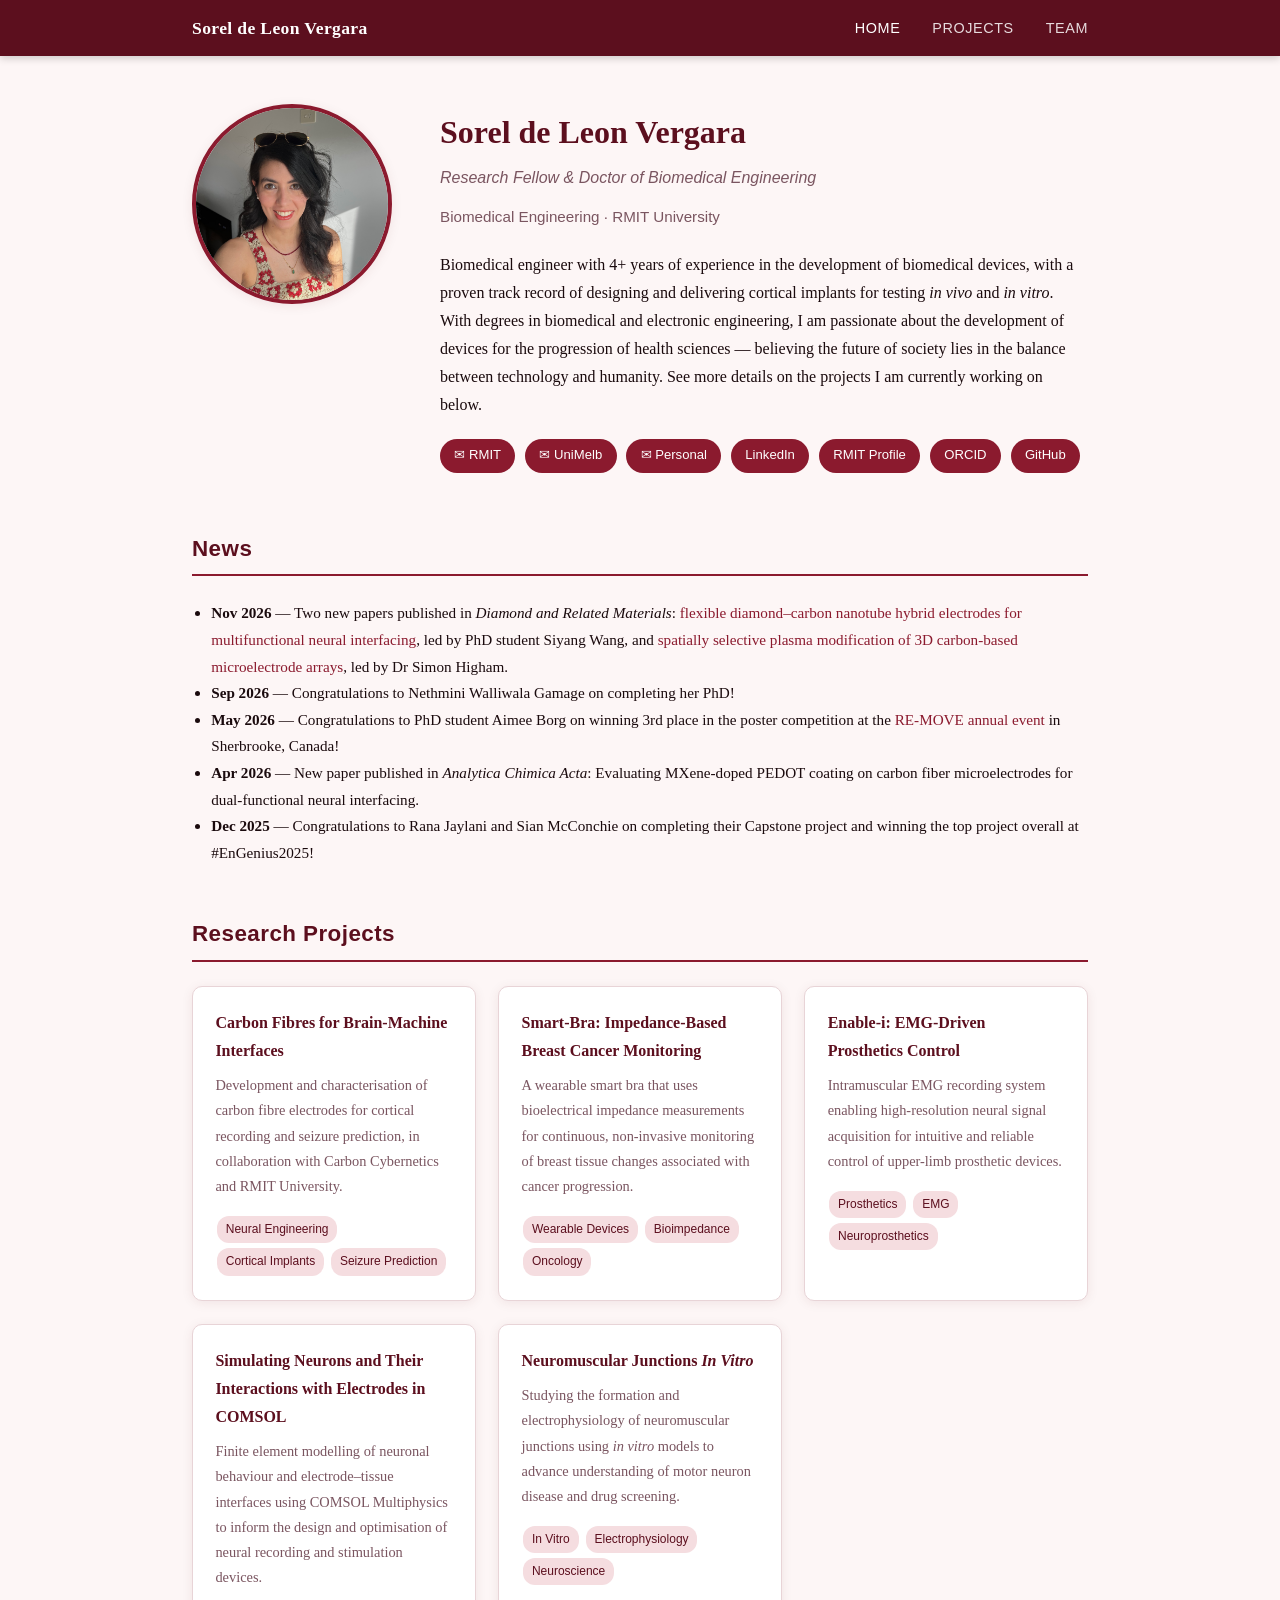
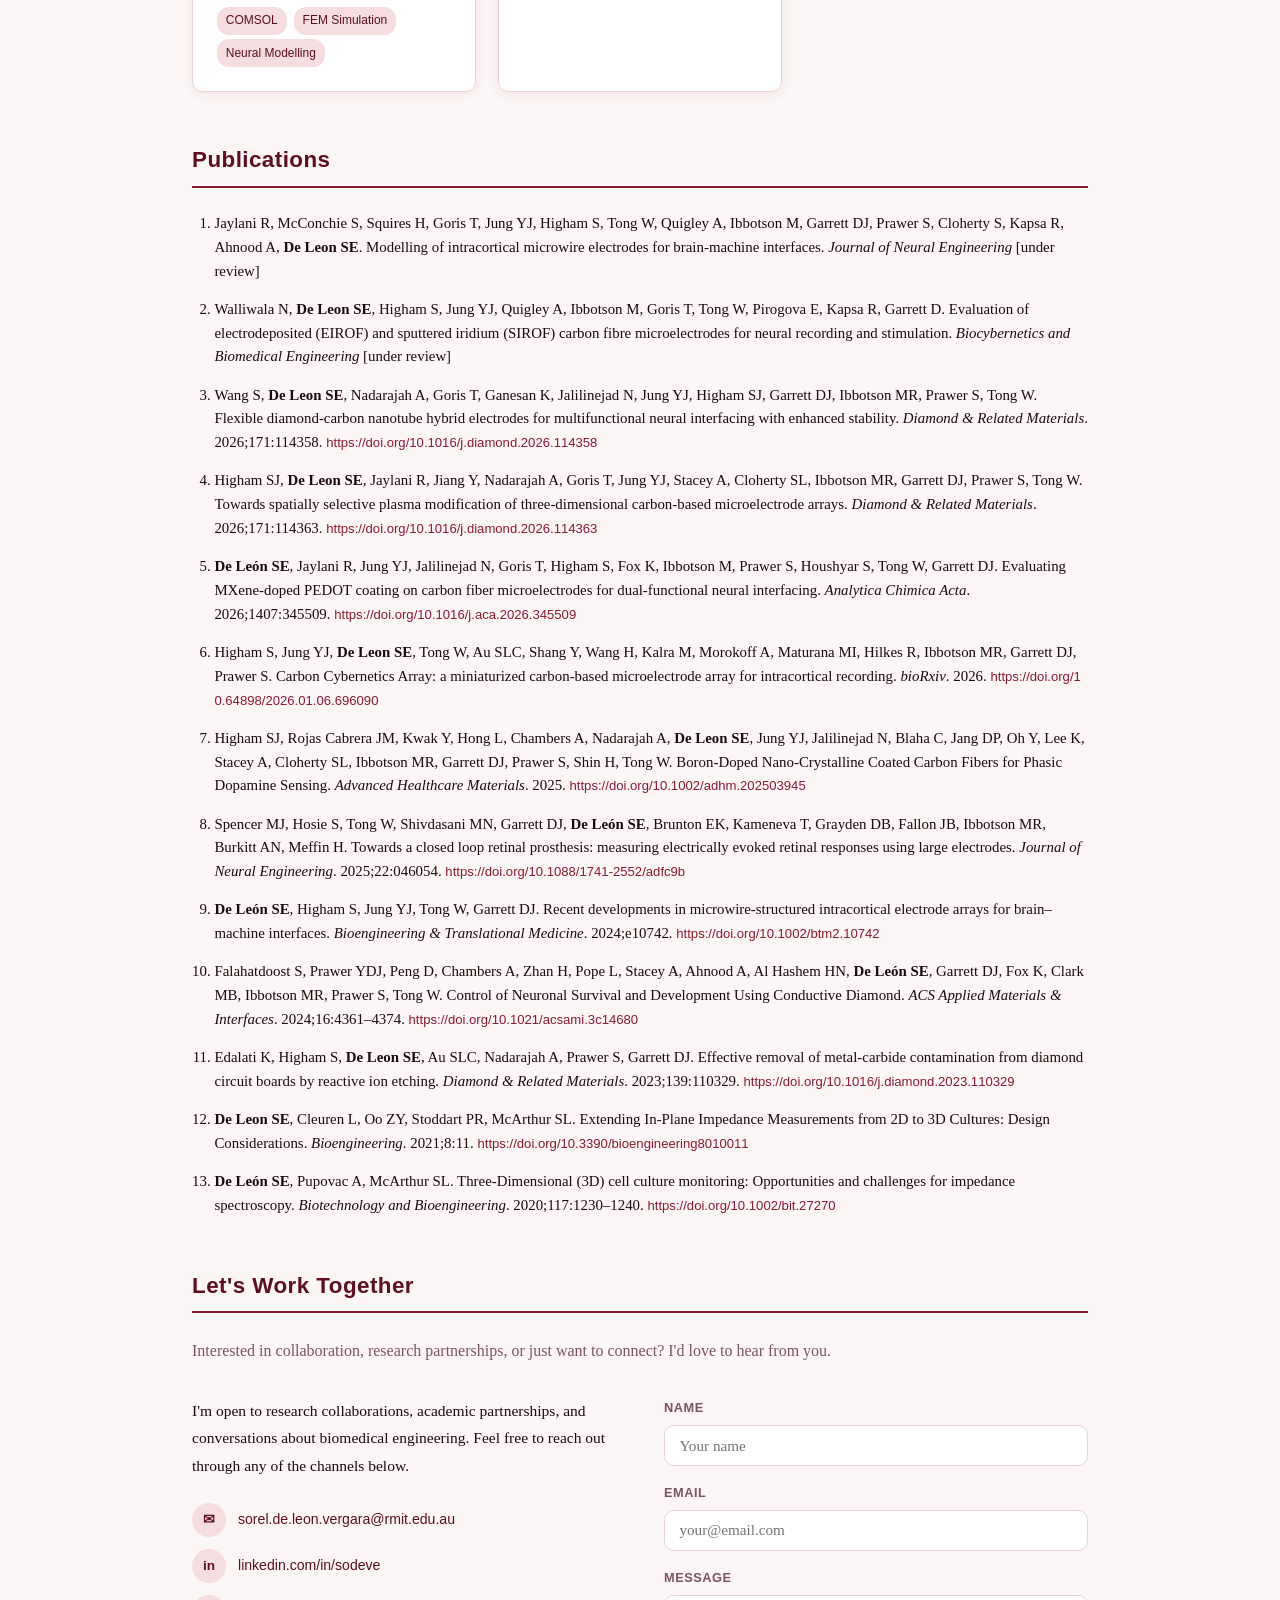
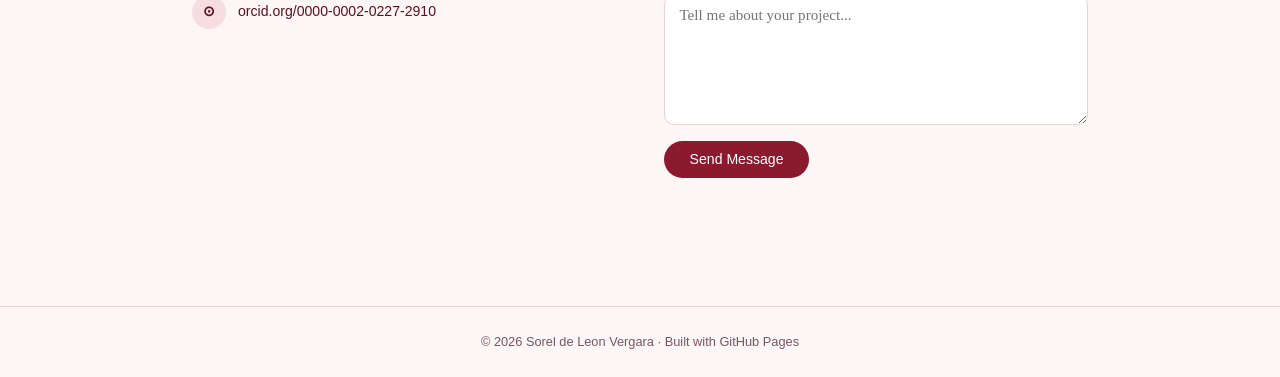
<file: index.html>
<!DOCTYPE html>
<html lang="en">
<head>
  <meta charset="UTF-8" />
  <meta name="viewport" content="width=device-width, initial-scale=1.0" />
  <title>Sorel de Leon Vergara — Biomedical Engineer & Research Fellow</title>
  <meta name="description" content="Academic website of Sorel de Leon Vergara, Research Fellow and Doctor of Biomedical Engineering at RMIT University. Research in neural interfaces, carbon fibre electrodes, brain-machine interfaces, and wearable biomedical devices." />
  <meta name="keywords" content="Sorel de Leon Vergara, biomedical engineer, RMIT University, neural engineering, brain-machine interface, carbon fibre electrodes, cortical implants, bioimpedance, neuroprosthetics" />
  <meta name="author" content="Sorel de Leon Vergara" />
  <meta property="og:title" content="Sorel de Leon Vergara — Biomedical Engineer & Research Fellow" />
  <meta property="og:description" content="Research Fellow at RMIT University specialising in neural interfaces, carbon fibre microelectrodes, and wearable biomedical devices." />
  <meta property="og:url" content="https://soreldeleon.com/" />
  <meta property="og:type" content="profile" />
  <meta name="robots" content="index, follow" />
  <link rel="canonical" href="https://soreldeleon.com/" />
  <script type="application/ld+json">
  {
    "@context": "https://schema.org",
    "@type": "Person",
    "name": "Sorel de Leon Vergara",
    "jobTitle": "Research Fellow",
    "description": "Biomedical engineer specialising in neural interfaces, carbon fibre microelectrodes, cortical implants, and wearable biomedical devices.",
    "url": "https://soreldeleon.com",
    "affiliation": {
      "@type": "Organization",
      "name": "RMIT University",
      "url": "https://www.rmit.edu.au"
    },
    "sameAs": [
      "https://www.linkedin.com/in/sodeve/",
      "https://orcid.org/0000-0002-0227-2910",
      "https://github.com/sodeve19",
      "https://www.rmit.edu.au/profiles/d/sorel-de-leon-vergara"
    ],
    "email": "sorel.de.leon.vergara@rmit.edu.au",
    "alumniOf": {
      "@type": "Organization",
      "name": "Swinburne University of Technology"
    }
  }
  </script>
  <link rel="stylesheet" href="css/style.css?v=3" />
</head>
<body>

<nav>
  <div class="nav-inner">
    <span class="nav-brand">Sorel de Leon Vergara</span>
    <ul>
      <li><a href="index.html" class="active">Home</a></li>
      <li>
        <a href="index.html#projects">Projects</a>
        <div class="dropdown">
          <a href="projects/carbon-fibers/carbon-fibres.html">Carbon Fibres for Brain-Machine Interfaces</a>
          <a href="projects/smart-bra/smart-bra.html">Smart-Bra: Impedance-Based Breast Cancer Monitoring</a>
          <a href="projects/enable-i/enable-i.html">Enable-i: EMG-Driven Prosthetics Control</a>
          <a href="projects/comsol-neurons/comsol-neurons.html">Simulating Neurons and Electrodes in COMSOL</a>
          <a href="projects/neuromuscular/neuromuscular-junctions.html">Neuromuscular Junctions In Vitro</a>
        </div>
      </li>
      <li><a href="team.html">Team</a></li>
    </ul>
  </div>
</nav>

<main>

  <!-- ── Hero / Profile ── -->
  <section class="hero">
    <div class="hero-photo">
      <img src="images/Profile.jpeg" alt="Sorel de Leon Vergara" />
    </div>

    <div class="hero-info">
      <h1>Sorel de Leon Vergara</h1>
      <p class="title">Research Fellow &amp; Doctor of Biomedical Engineering</p>
      <p class="affiliation">Biomedical Engineering · RMIT University</p>

      <p class="bio">
        Biomedical engineer with 4+ years of experience in the development of biomedical devices,
        with a proven track record of designing and delivering cortical implants for testing
        <em>in vivo</em> and <em>in vitro</em>. With degrees in biomedical and electronic engineering,
        I am passionate about the development of devices for the progression of health sciences —
        believing the future of society lies in the balance between technology and humanity.
        See more details on the projects I am currently working on below.
      </p>

      <div class="links">
        <a href="mailto:sorel.de.leon.vergara@rmit.edu.au">✉ RMIT</a>
        <a href="mailto:sdeleonverga@unimelb.edu.au">✉ UniMelb</a>
        <a href="mailto:sodeve@me.com">✉ Personal</a>
        <a href="https://www.linkedin.com/in/sodeve/" target="_blank">LinkedIn</a>
        <a href="https://www.rmit.edu.au/profiles/d/sorel-de-leon-vergara" target="_blank">RMIT Profile</a>
        <a href="https://orcid.org/0000-0002-0227-2910" target="_blank">ORCID</a>
        <a href="https://github.com/sodeve19" target="_blank">GitHub</a>
      </div>
    </div>
  </section>

  <!-- ── News (optional — delete if not needed) ── -->
  <section id="news">
    <h2>News</h2>
    <ul style="font-size:.95rem; padding-left:1.2rem;">
      <li><strong>Nov 2026</strong> — Two new papers published in <em>Diamond and Related Materials</em>: <a href="https://doi.org/10.1016/j.diamond.2026.114358" target="_blank">flexible diamond–carbon nanotube hybrid electrodes for multifunctional neural interfacing</a>, led by PhD student Siyang Wang, and <a href="https://doi.org/10.1016/j.diamond.2026.114363" target="_blank">spatially selective plasma modification of 3D carbon-based microelectrode arrays</a>, led by Dr Simon Higham.</li>
      <li><strong>Sep 2026</strong> — Congratulations to Nethmini Walliwala Gamage on completing her PhD!</li>
      <li><strong>May 2026</strong> — Congratulations to PhD student Aimee Borg on winning 3rd place in the poster competition at the <a href="https://www.linkedin.com/posts/sodeve_a-couple-of-weeks-ago-aimee-borg-and-i-had-ugcPost-7480378990411554816-it88/" target="_blank">RE-MOVE annual event</a> in Sherbrooke, Canada!</li>
      <li><strong>Apr 2026</strong> — New paper published in <em>Analytica Chimica Acta</em>: Evaluating MXene-doped PEDOT coating on carbon fiber microelectrodes for dual-functional neural interfacing.</li>
      <li><strong>Dec 2025</strong> — Congratulations to Rana Jaylani and Sian McConchie on completing their Capstone project and winning the top project overall at #EnGenius2025!</li>
    </ul>
  </section>

  <!-- ── Projects ── -->
  <section id="projects">
    <h2>Research Projects</h2>
    <div class="projects-grid">

      <a class="project-card" href="projects/carbon-fibers/carbon-fibres.html">
        <h3>Carbon Fibres for Brain-Machine Interfaces</h3>
        <p>Development and characterisation of carbon fibre electrodes for cortical recording and seizure prediction, in collaboration with Carbon Cybernetics and RMIT University.</p>
        <div>
          <span class="tag">Neural Engineering</span>
          <span class="tag">Cortical Implants</span>
          <span class="tag">Seizure Prediction</span>
        </div>
      </a>

      <a class="project-card" href="projects/smart-bra/smart-bra.html">
        <h3>Smart-Bra: Impedance-Based Breast Cancer Monitoring</h3>
        <p>A wearable smart bra that uses bioelectrical impedance measurements for continuous, non-invasive monitoring of breast tissue changes associated with cancer progression.</p>
        <div>
          <span class="tag">Wearable Devices</span>
          <span class="tag">Bioimpedance</span>
          <span class="tag">Oncology</span>
        </div>
      </a>

      <a class="project-card" href="projects/enable-i/enable-i.html">
        <h3>Enable-i: EMG-Driven Prosthetics Control</h3>
        <p>Intramuscular EMG recording system enabling high-resolution neural signal acquisition for intuitive and reliable control of upper-limb prosthetic devices.</p>
        <div>
          <span class="tag">Prosthetics</span>
          <span class="tag">EMG</span>
          <span class="tag">Neuroprosthetics</span>
        </div>
      </a>

      <a class="project-card" href="projects/comsol-neurons/comsol-neurons.html">
        <h3>Simulating Neurons and Their Interactions with Electrodes in COMSOL</h3>
        <p>Finite element modelling of neuronal behaviour and electrode–tissue interfaces using COMSOL Multiphysics to inform the design and optimisation of neural recording and stimulation devices.</p>
        <div>
          <span class="tag">COMSOL</span>
          <span class="tag">FEM Simulation</span>
          <span class="tag">Neural Modelling</span>
        </div>
      </a>

      <a class="project-card" href="projects/neuromuscular/neuromuscular-junctions.html">
        <h3>Neuromuscular Junctions <em>In Vitro</em></h3>
        <p>Studying the formation and electrophysiology of neuromuscular junctions using <em>in vitro</em> models to advance understanding of motor neuron disease and drug screening.</p>
        <div>
          <span class="tag">In Vitro</span>
          <span class="tag">Electrophysiology</span>
          <span class="tag">Neuroscience</span>
        </div>
      </a>

    </div>
  </section>

  <!-- ── Publications ── -->
  <section id="publications">
    <h2>Publications</h2>
    <ol class="pub-list">
      <li>
        Jaylani R, McConchie S, Squires H, Goris T, Jung YJ, Higham S, Tong W, Quigley A, Ibbotson M, Garrett DJ, Prawer S, Cloherty S, Kapsa R, Ahnood A, <strong>De Leon SE</strong>.
        Modelling of intracortical microwire electrodes for brain-machine interfaces.
        <em>Journal of Neural Engineering</em> [under review]
      </li>
      <li>
        Walliwala N, <strong>De Leon SE</strong>, Higham S, Jung YJ, Quigley A, Ibbotson M, Goris T, Tong W, Pirogova E, Kapsa R, Garrett D.
        Evaluation of electrodeposited (EIROF) and sputtered iridium (SIROF) carbon fibre microelectrodes for neural recording and stimulation.
        <em>Biocybernetics and Biomedical Engineering</em> [under review]
      </li>
      <li>
        Wang S, <strong>De Leon SE</strong>, Nadarajah A, Goris T, Ganesan K, Jalilinejad N, Jung YJ, Higham SJ, Garrett DJ, Ibbotson MR, Prawer S, Tong W.
        Flexible diamond-carbon nanotube hybrid electrodes for multifunctional neural interfacing with enhanced stability.
        <em>Diamond &amp; Related Materials</em>. 2026;171:114358.
        <a href="https://doi.org/10.1016/j.diamond.2026.114358" target="_blank">https://doi.org/10.1016/j.diamond.2026.114358</a>
      </li>
      <li>
        Higham SJ, <strong>De Leon SE</strong>, Jaylani R, Jiang Y, Nadarajah A, Goris T, Jung YJ, Stacey A, Cloherty SL, Ibbotson MR, Garrett DJ, Prawer S, Tong W.
        Towards spatially selective plasma modification of three-dimensional carbon-based microelectrode arrays.
        <em>Diamond &amp; Related Materials</em>. 2026;171:114363.
        <a href="https://doi.org/10.1016/j.diamond.2026.114363" target="_blank">https://doi.org/10.1016/j.diamond.2026.114363</a>
      </li>
      <li>
        <strong>De León SE</strong>, Jaylani R, Jung YJ, Jalilinejad N, Goris T, Higham S, Fox K, Ibbotson M, Prawer S, Houshyar S, Tong W, Garrett DJ.
        Evaluating MXene-doped PEDOT coating on carbon fiber microelectrodes for dual-functional neural interfacing.
        <em>Analytica Chimica Acta</em>. 2026;1407:345509.
        <a href="https://doi.org/10.1016/j.aca.2026.345509" target="_blank">https://doi.org/10.1016/j.aca.2026.345509</a>
      </li>
      <li>
        Higham S, Jung YJ, <strong>De Leon SE</strong>, Tong W, Au SLC, Shang Y, Wang H, Kalra M, Morokoff A, Maturana MI, Hilkes R, Ibbotson MR, Garrett DJ, Prawer S.
        Carbon Cybernetics Array: a miniaturized carbon-based microelectrode array for intracortical recording.
        <em>bioRxiv</em>. 2026.
        <a href="https://doi.org/10.64898/2026.01.06.696090" target="_blank">https://doi.org/10.64898/2026.01.06.696090</a>
      </li>
      <li>
        Higham SJ, Rojas Cabrera JM, Kwak Y, Hong L, Chambers A, Nadarajah A, <strong>De Leon SE</strong>, Jung YJ, Jalilinejad N, Blaha C, Jang DP, Oh Y, Lee K, Stacey A, Cloherty SL, Ibbotson MR, Garrett DJ, Prawer S, Shin H, Tong W.
        Boron-Doped Nano-Crystalline Coated Carbon Fibers for Phasic Dopamine Sensing.
        <em>Advanced Healthcare Materials</em>. 2025.
        <a href="https://doi.org/10.1002/adhm.202503945" target="_blank">https://doi.org/10.1002/adhm.202503945</a>
      </li>
      <li>
        Spencer MJ, Hosie S, Tong W, Shivdasani MN, Garrett DJ, <strong>De León SE</strong>, Brunton EK, Kameneva T, Grayden DB, Fallon JB, Ibbotson MR, Burkitt AN, Meffin H.
        Towards a closed loop retinal prosthesis: measuring electrically evoked retinal responses using large electrodes.
        <em>Journal of Neural Engineering</em>. 2025;22:046054.
        <a href="https://doi.org/10.1088/1741-2552/adfc9b" target="_blank">https://doi.org/10.1088/1741-2552/adfc9b</a>
      </li>
      <li>
        <strong>De León SE</strong>, Higham S, Jung YJ, Tong W, Garrett DJ.
        Recent developments in microwire-structured intracortical electrode arrays for brain–machine interfaces.
        <em>Bioengineering &amp; Translational Medicine</em>. 2024;e10742.
        <a href="https://doi.org/10.1002/btm2.10742" target="_blank">https://doi.org/10.1002/btm2.10742</a>
      </li>
      <li>
        Falahatdoost S, Prawer YDJ, Peng D, Chambers A, Zhan H, Pope L, Stacey A, Ahnood A, Al Hashem HN, <strong>De León SE</strong>, Garrett DJ, Fox K, Clark MB, Ibbotson MR, Prawer S, Tong W.
        Control of Neuronal Survival and Development Using Conductive Diamond.
        <em>ACS Applied Materials &amp; Interfaces</em>. 2024;16:4361–4374.
        <a href="https://doi.org/10.1021/acsami.3c14680" target="_blank">https://doi.org/10.1021/acsami.3c14680</a>
      </li>
      <li>
        Edalati K, Higham S, <strong>De Leon SE</strong>, Au SLC, Nadarajah A, Prawer S, Garrett DJ.
        Effective removal of metal-carbide contamination from diamond circuit boards by reactive ion etching.
        <em>Diamond &amp; Related Materials</em>. 2023;139:110329.
        <a href="https://doi.org/10.1016/j.diamond.2023.110329" target="_blank">https://doi.org/10.1016/j.diamond.2023.110329</a>
      </li>
      <li>
        <strong>De Leon SE</strong>, Cleuren L, Oo ZY, Stoddart PR, McArthur SL.
        Extending In-Plane Impedance Measurements from 2D to 3D Cultures: Design Considerations.
        <em>Bioengineering</em>. 2021;8:11.
        <a href="https://doi.org/10.3390/bioengineering8010011" target="_blank">https://doi.org/10.3390/bioengineering8010011</a>
      </li>
      <li>
        <strong>De León SE</strong>, Pupovac A, McArthur SL.
        Three-Dimensional (3D) cell culture monitoring: Opportunities and challenges for impedance spectroscopy.
        <em>Biotechnology and Bioengineering</em>. 2020;117:1230–1240.
        <a href="https://doi.org/10.1002/bit.27270" target="_blank">https://doi.org/10.1002/bit.27270</a>
      </li>
    </ol>
  </section>

  <!-- ── Let's Work Together ── -->
  <section id="contact">
    <h2>Let's Work Together</h2>
    <p class="contact-intro">
      Interested in collaboration, research partnerships, or just want to connect? I'd love to hear from you.
    </p>
    <div class="contact-grid">
      <div class="contact-info">
        <p>
          I'm open to research collaborations, academic partnerships, and conversations
          about biomedical engineering. Feel free to reach out through any of the channels below.
        </p>
        <div class="contact-links">
          <a class="contact-link" href="mailto:sorel.de.leon.vergara@rmit.edu.au">
            <span class="contact-link-icon">✉</span>
            sorel.de.leon.vergara@rmit.edu.au
          </a>
          <a class="contact-link" href="https://www.linkedin.com/in/sodeve/" target="_blank">
            <span class="contact-link-icon">in</span>
            linkedin.com/in/sodeve
          </a>
          <a class="contact-link" href="https://orcid.org/0000-0002-0227-2910" target="_blank">
            <span class="contact-link-icon">⊙</span>
            orcid.org/0000-0002-0227-2910
          </a>
        </div>
      </div>
      <form class="contact-form" id="contactForm">
        <div class="form-group">
          <label for="c-name">Name</label>
          <input id="c-name" name="name" type="text" placeholder="Your name" required />
        </div>
        <div class="form-group">
          <label for="c-email">Email</label>
          <input id="c-email" name="email" type="email" placeholder="your@email.com" required />
        </div>
        <div class="form-group">
          <label for="c-message">Message</label>
          <textarea id="c-message" name="message" placeholder="Tell me about your project..." required></textarea>
        </div>
        <button type="submit" class="btn-send">Send Message</button>
      </form>
    </div>
  </section>

  <script>
    document.getElementById('contactForm').addEventListener('submit', function(e) {
      e.preventDefault();
      var name    = document.getElementById('c-name').value;
      var email   = document.getElementById('c-email').value;
      var message = document.getElementById('c-message').value;
      window.location.href =
        'mailto:sorel.de.leon.vergara@rmit.edu.au' +
        '?subject=' + encodeURIComponent('Message from ' + name) +
        '&body='    + encodeURIComponent(message) + '%0D%0A%0D%0AFrom: ' + encodeURIComponent(email);
    });
  </script>

</main>

<footer>
  <p>&copy; 2026 Sorel de Leon Vergara · Built with GitHub Pages</p>
</footer>

</body>
</html>
</file>
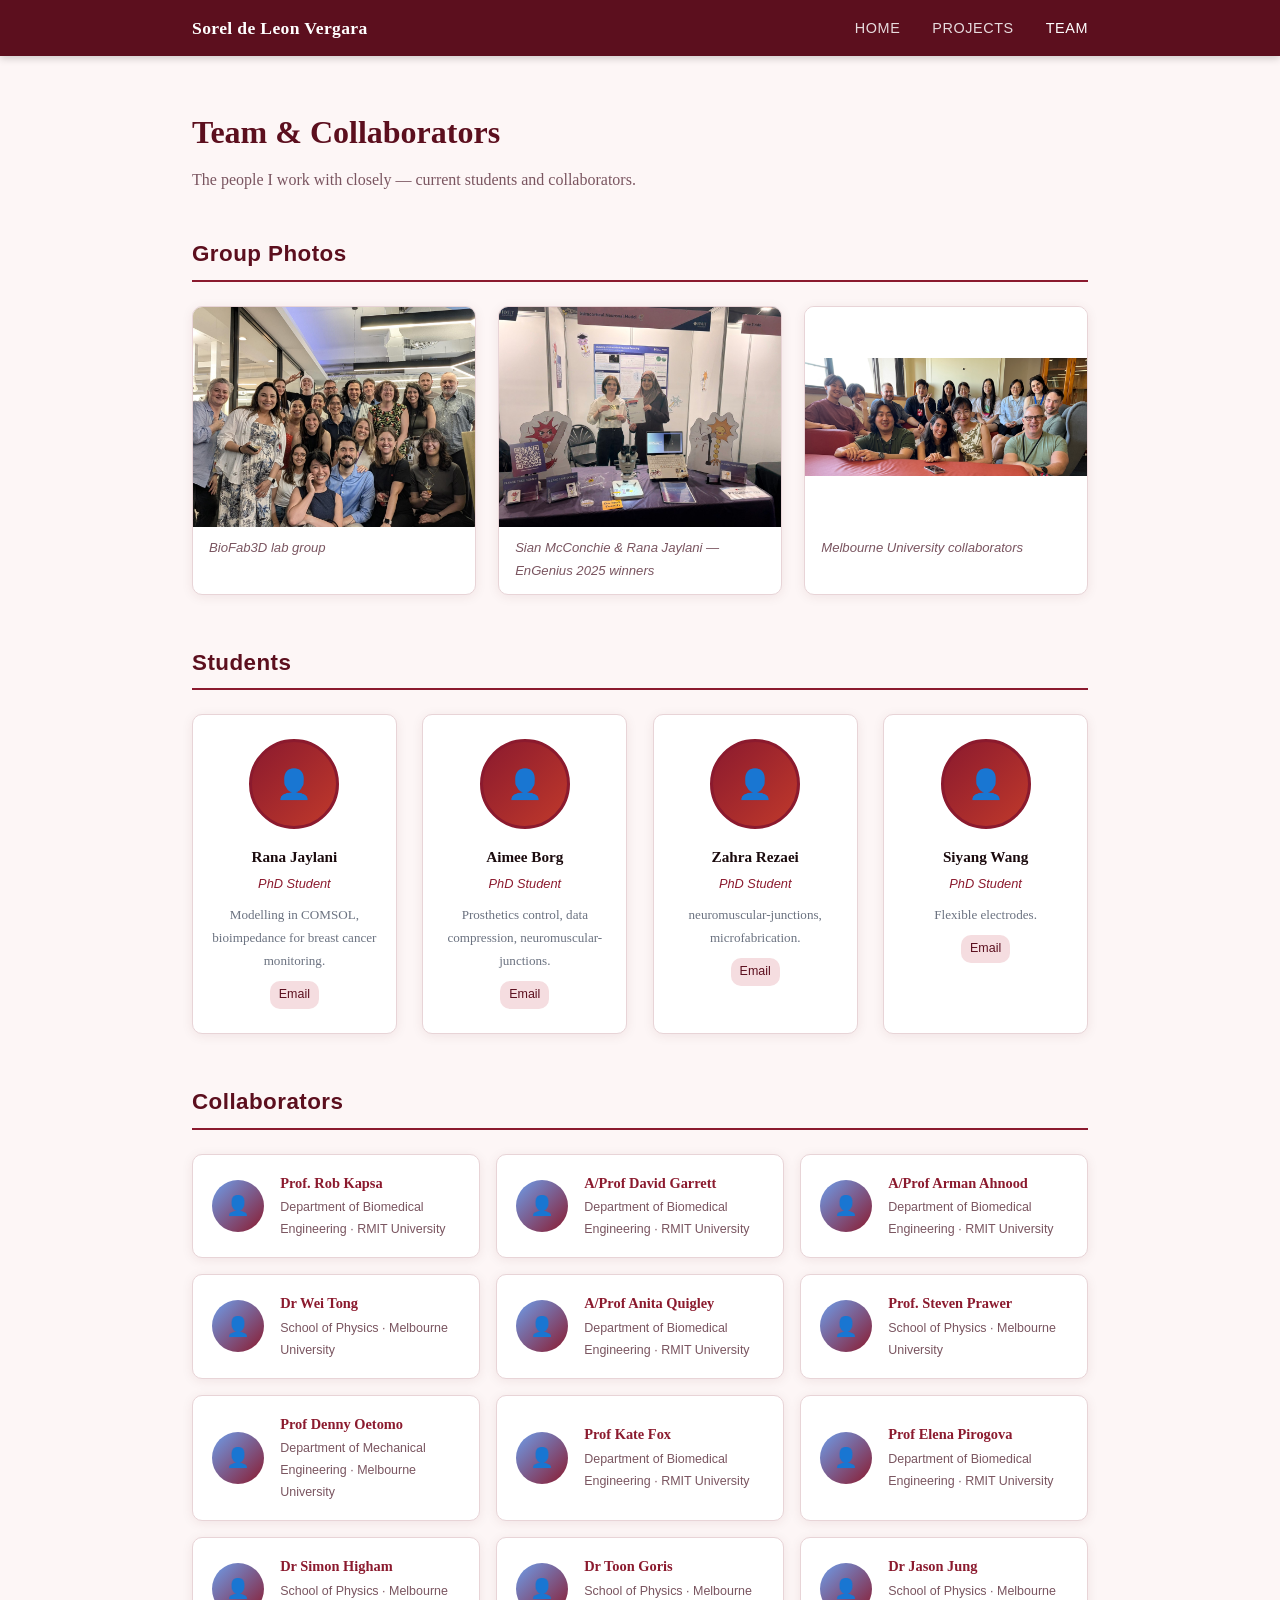
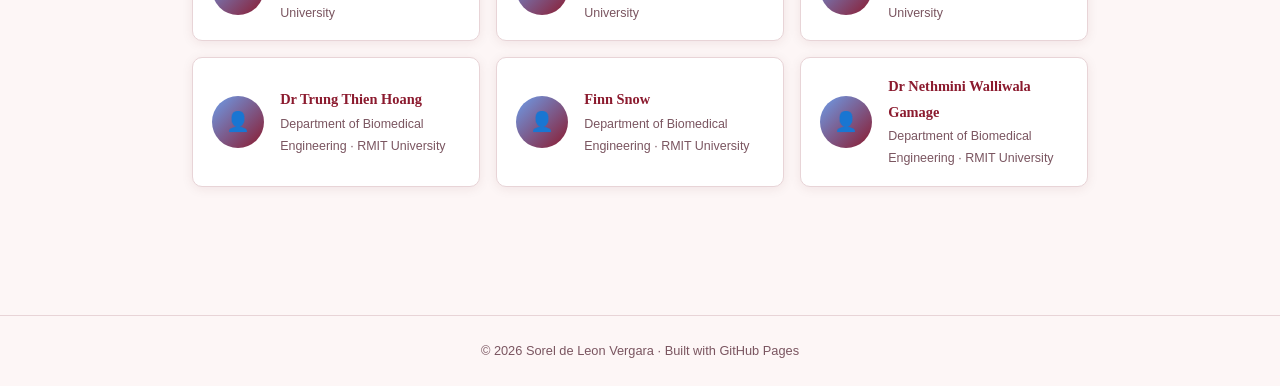
<file: team.html>
<!DOCTYPE html>
<html lang="en">
<head>
  <meta charset="UTF-8" />
  <meta name="viewport" content="width=device-width, initial-scale=1.0" />
  <title>Team & Collaborators — Sorel de Leon Vergara</title>
  <meta name="description" content="Students and collaborators working with Sorel de Leon Vergara at RMIT University on neural interfaces, bioimpedance, and neuroprosthetics research." />
  <meta name="author" content="Sorel de Leon Vergara" />
  <meta property="og:title" content="Team & Collaborators — Sorel de Leon Vergara" />
  <meta property="og:url" content="https://soreldeleon.com/team.html" />
  <meta name="robots" content="index, follow" />
  <link rel="canonical" href="https://soreldeleon.com/team.html" />
  <link rel="stylesheet" href="css/style.css?v=3" />
</head>
<body>

<nav>
  <div class="nav-inner">
    <a href="index.html" class="nav-brand">Sorel de Leon Vergara</a>
    <ul>
      <li><a href="index.html">Home</a></li>
      <li>
        <a href="index.html#projects">Projects</a>
        <div class="dropdown">
          <a href="projects/carbon-fibers/carbon-fibres.html">Carbon Fibres for Brain-Machine Interfaces</a>
          <a href="projects/smart-bra/smart-bra.html">Smart-Bra: Impedance-Based Breast Cancer Monitoring</a>
          <a href="projects/enable-i/enable-i.html">Enable-i: EMG-Driven Prosthetics Control</a>
          <a href="projects/comsol-neurons/comsol-neurons.html">Simulating Neurons and Electrodes in COMSOL</a>
          <a href="projects/neuromuscular/neuromuscular-junctions.html">Neuromuscular Junctions In Vitro</a>
        </div>
      </li>
      <li><a href="team.html" class="active">Team</a></li>
    </ul>
  </div>
</nav>

<main>

  <div class="page-header">
    <h1>Team &amp; Collaborators</h1>
    <p>The people I work with closely — current students and collaborators.</p>
  </div>

  <!-- ── Group Photos ── -->
  <section id="photos">
    <h2>Group Photos</h2>
    <div class="photo-gallery">
      <figure class="photo-item">
        <img src="images/Biofab.jpeg" alt="BioFab3D lab group" />
        <figcaption>BioFab3D lab group</figcaption>
      </figure>
      <figure class="photo-item">
        <img src="images/capstone.jpeg" alt="Sian McConchie and Rana Jaylani at EnGenius 2025" />
        <figcaption>Sian McConchie &amp; Rana Jaylani — EnGenius 2025 winners</figcaption>
      </figure>
      <figure class="photo-item photo-item--auto">
        <img src="images/melbUni.jpg" alt="Melbourne University collaborators" />
        <figcaption>Melbourne University collaborators</figcaption>
      </figure>
    </div>
  </section>

  <!-- ── Current Members ── -->
  <section id="members">
    <h2>Students</h2>
    <div class="team-grid">

      <div class="member-card">
        <!--
          To add a photo, place it in images/ and replace the div with:
          <img class="avatar" src="images/member1.jpg" alt="Name" />
        -->
        <div class="avatar-placeholder">👤</div>
        <h3>Rana Jaylani</h3>
        <p class="role">PhD Student</p>
        <p style="font-size:.82rem; color:#6b7280;">Modelling in COMSOL, bioimpedance for breast cancer monitoring.</p>
        <div class="member-links">
          <a href="mailto:member@university.edu">Email</a>
          <!-- <a href="https://github.com/" target="_blank">GitHub</a> -->
        </div>
      </div>

      <div class="member-card">
        <div class="avatar-placeholder">👤</div>
        <h3>Aimee Borg</h3>
        <p class="role">PhD Student</p>
        <p style="font-size:.82rem; color:#6b7280;">Prosthetics control, data compression, neuromuscular-junctions.</p>
        <div class="member-links">
          <a href="mailto:member@university.edu">Email</a>
          <!-- <a href="https://github.com/" target="_blank">GitHub</a> -->
        </div>
      </div>

      <div class="member-card">
        <div class="avatar-placeholder">👤</div>
        <h3>Zahra Rezaei</h3>
        <p class="role">PhD Student</p>
        <p style="font-size:.82rem; color:#6b7280;">neuromuscular-junctions, microfabrication.</p>
        <div class="member-links">
          <a href="mailto:member@university.edu">Email</a>
        </div>
      </div>

      <div class="member-card">
        <div class="avatar-placeholder">👤</div>
        <h3>Siyang Wang</h3>
        <p class="role">PhD Student</p>
        <p style="font-size:.82rem; color:#6b7280;">Flexible electrodes.</p>
        <div class="member-links">
          <a href="mailto:member@university.edu">Email</a>
          <!-- <a href="https://github.com/" target="_blank">GitHub</a> -->
        </div>
      </div>

    </div>
  </section>


  <!-- ── Collaborators ── -->
  <section id="collaborators">
    <h2>Collaborators</h2>
    <div class="collaborator-list">

      <div class="collab-card">
        <div class="collab-avatar">👤</div>
        <div class="collab-info">
          <h4><a href="#" target="_blank">Prof. Rob Kapsa</a></h4>
          <p class="inst">Department of Biomedical Engineering · RMIT University</p>
        </div>
      </div>

      <div class="collab-card">
        <div class="collab-avatar">👤</div>
        <div class="collab-info">
          <h4><a href="#" target="_blank">A/Prof David Garrett</a></h4>
          <p class="inst">Department of Biomedical Engineering · RMIT University</p>
        </div>
      </div>

      <div class="collab-card">
        <div class="collab-avatar">👤</div>
        <div class="collab-info">
          <h4><a href="#" target="_blank">A/Prof Arman Ahnood</a></h4>
          <p class="inst">Department of Biomedical Engineering · RMIT University</p>
        </div>
      </div>

      <div class="collab-card">
        <div class="collab-avatar">👤</div>
        <div class="collab-info">
          <h4><a href="#" target="_blank">Dr Wei Tong</a></h4>
          <p class="inst">School of Physics · Melbourne University</p>
        </div>
      </div>

      <div class="collab-card">
        <div class="collab-avatar">👤</div>
        <div class="collab-info">
          <h4><a href="#" target="_blank">A/Prof Anita Quigley</a></h4>
          <p class="inst">Department of Biomedical Engineering · RMIT University</p>
        </div>
      </div>

      <div class="collab-card">
        <div class="collab-avatar">👤</div>
        <div class="collab-info">
          <h4><a href="#" target="_blank">Prof. Steven Prawer</a></h4>
          <p class="inst">School of Physics · Melbourne University</p>
        </div>
      </div>

      <div class="collab-card">
        <div class="collab-avatar">👤</div>
        <div class="collab-info">
          <h4><a href="#" target="_blank">Prof Denny Oetomo</a></h4>
          <p class="inst">Department of Mechanical Engineering · Melbourne University</p>
        </div>
      </div>

      <div class="collab-card">
        <div class="collab-avatar">👤</div>
        <div class="collab-info">
          <h4><a href="#" target="_blank">Prof Kate Fox</a></h4>
          <p class="inst">Department of Biomedical Engineering · RMIT University</p>
        </div>
      </div>

      <div class="collab-card">
        <div class="collab-avatar">👤</div>
        <div class="collab-info">
          <h4><a href="#" target="_blank">Prof Elena Pirogova</a></h4>
          <p class="inst">Department of Biomedical Engineering · RMIT University</p>
        </div>
      </div>

      <div class="collab-card">
        <div class="collab-avatar">👤</div>
        <div class="collab-info">
          <h4><a href="#" target="_blank">Dr Simon Higham</a></h4>
          <p class="inst">School of Physics · Melbourne University</p>
        </div>
      </div>

      <div class="collab-card">
        <div class="collab-avatar">👤</div>
        <div class="collab-info">
          <h4><a href="#" target="_blank">Dr Toon Goris</a></h4>
          <p class="inst">School of Physics · Melbourne University</p>
        </div>
      </div>

      <div class="collab-card">
        <div class="collab-avatar">👤</div>
        <div class="collab-info">
          <h4><a href="#" target="_blank">Dr Jason Jung</a></h4>
          <p class="inst">School of Physics · Melbourne University</p>
        </div>
      </div>

      <div class="collab-card">
        <div class="collab-avatar">👤</div>
        <div class="collab-info">
          <h4><a href="#" target="_blank">Dr Trung Thien Hoang</a></h4>
          <p class="inst">Department of Biomedical Engineering · RMIT University</p>
        </div>
      </div>

      <div class="collab-card">
        <div class="collab-avatar">👤</div>
        <div class="collab-info">
          <h4><a href="#" target="_blank">Finn Snow</a></h4>
          <p class="inst">Department of Biomedical Engineering · RMIT University</p>
        </div>
      </div>

      <div class="collab-card">
        <div class="collab-avatar">👤</div>
        <div class="collab-info">
          <h4><a href="#" target="_blank">Dr Nethmini Walliwala Gamage</a></h4>
          <p class="inst">Department of Biomedical Engineering · RMIT University</p>
        </div>
      </div>

    </div>
  </section>


</main>

<footer>
  <p>&copy; 2026 Sorel de Leon Vergara · Built with GitHub Pages</p>
</footer>

</body>
</html>
</file>
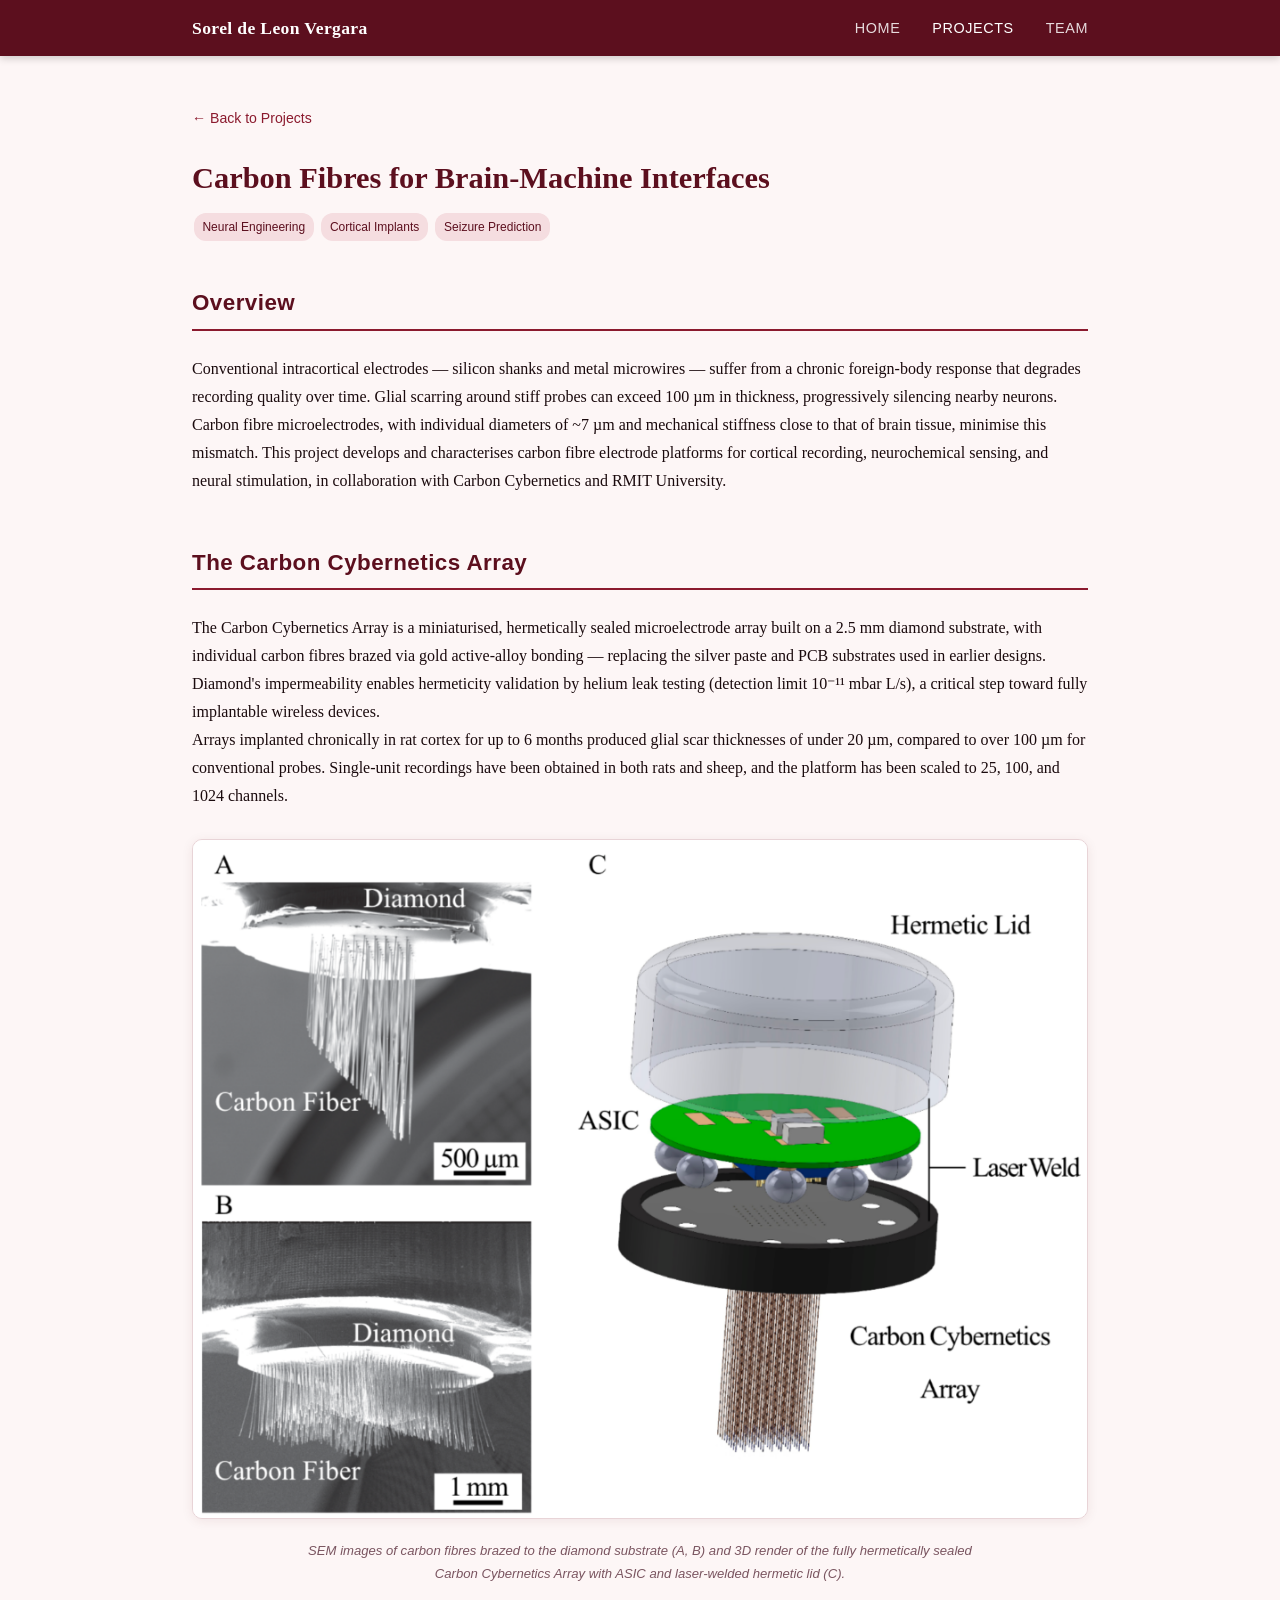
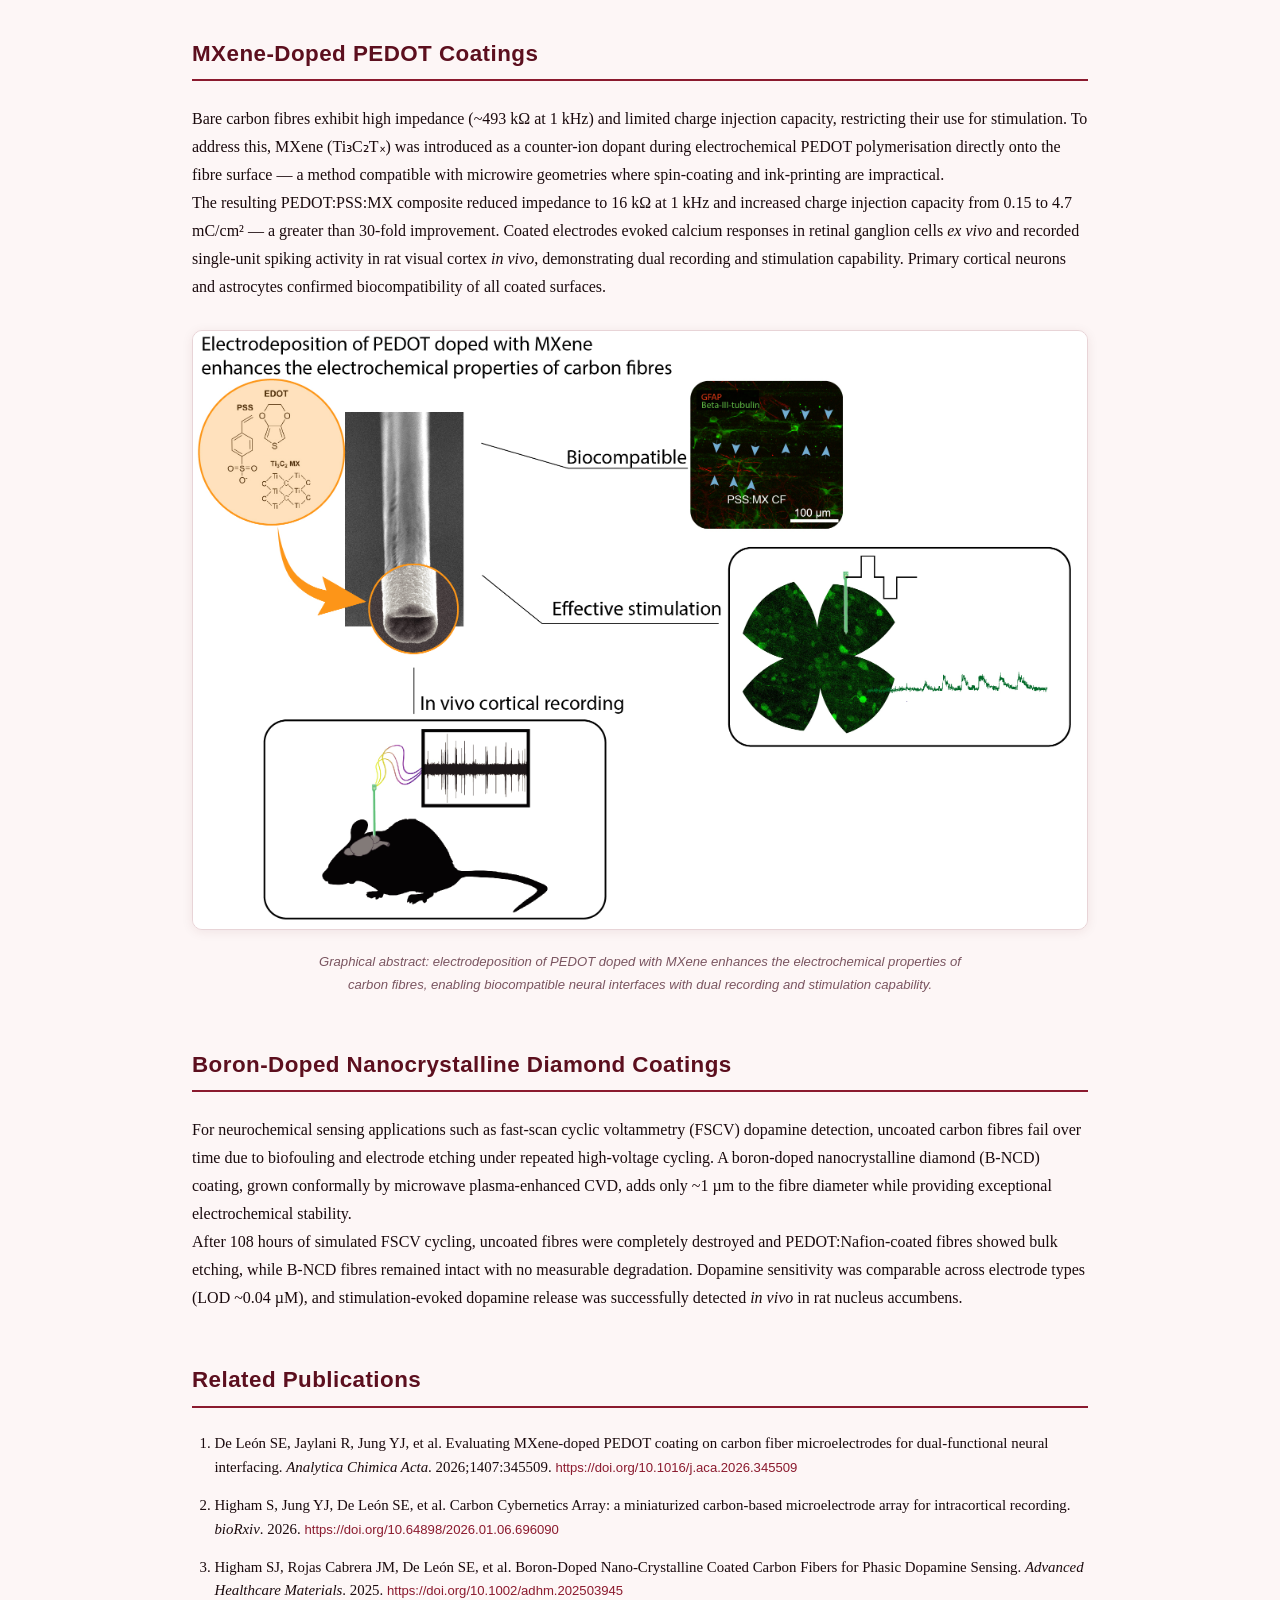
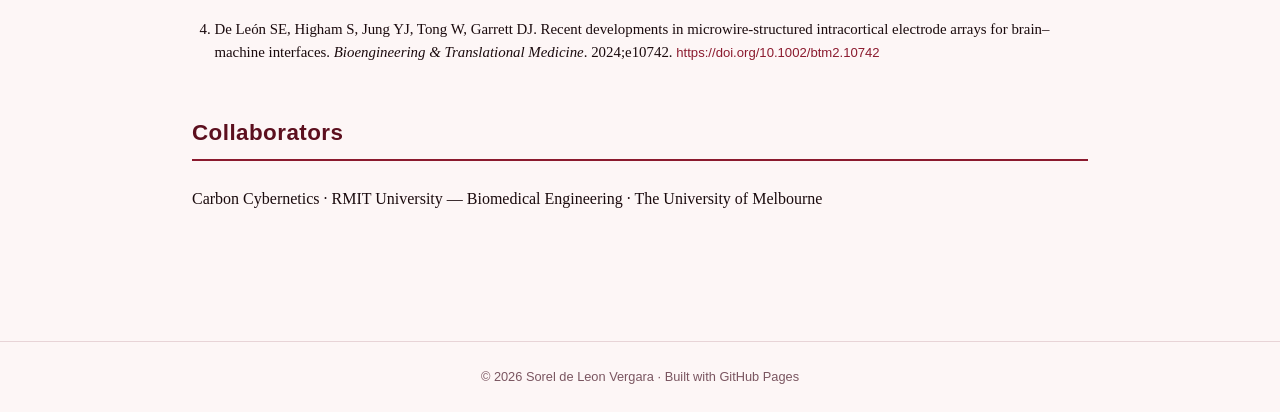
<file: projects/carbon-fibers/carbon-fibres.html>
<!DOCTYPE html>
<html lang="en">
<head>
  <meta charset="UTF-8" />
  <meta name="viewport" content="width=device-width, initial-scale=1.0" />
  <title>Carbon Fibres for Brain-Machine Interfaces — Sorel de Leon Vergara</title>
  <meta name="description" content="Research by Sorel de Leon Vergara on carbon fibre microelectrodes for cortical recording and stimulation, including the Carbon Cybernetics Array and MXene-doped PEDOT coatings." />
  <meta name="author" content="Sorel de Leon Vergara" />
  <meta property="og:title" content="Carbon Fibres for Brain-Machine Interfaces — Sorel de Leon Vergara" />
  <meta property="og:url" content="https://soreldeleon.com/projects/carbon-fibers/carbon-fibres.html" />
  <meta name="robots" content="index, follow" />
  <link rel="canonical" href="https://soreldeleon.com/projects/carbon-fibers/carbon-fibres.html" />
  <link rel="stylesheet" href="../../css/style.css?v=3" />
</head>
<body>

<nav>
  <div class="nav-inner">
    <a href="../../index.html" class="nav-brand">Sorel de Leon Vergara</a>
    <ul>
      <li><a href="../../index.html">Home</a></li>
      <li>
        <a href="../../index.html#projects" class="active">Projects</a>
        <div class="dropdown">
          <a href="carbon-fibres.html">Carbon Fibres for Brain-Machine Interfaces</a>
          <a href="../smart-bra/smart-bra.html">Smart-Bra: Impedance-Based Breast Cancer Monitoring</a>
          <a href="../enable-i/enable-i.html">Enable-i: EMG-Driven Prosthetics Control</a>
          <a href="../comsol-neurons/comsol-neurons.html">Simulating Neurons and Electrodes in COMSOL</a>
          <a href="../neuromuscular/neuromuscular-junctions.html">Neuromuscular Junctions In Vitro</a>
        </div>
      </li>
      <li><a href="../../team.html">Team</a></li>
    </ul>
  </div>
</nav>

<main>
  <a href="../../index.html#projects" class="back-link">← Back to Projects</a>

  <div class="project-page-header">
    <h1>Carbon Fibres for Brain-Machine Interfaces</h1>
    <div class="project-tags">
      <span class="tag">Neural Engineering</span>
      <span class="tag">Cortical Implants</span>
      <span class="tag">Seizure Prediction</span>
    </div>
  </div>

  <section>
    <h2>Overview</h2>
    <p>
      Conventional intracortical electrodes — silicon shanks and metal microwires — suffer from
      a chronic foreign-body response that degrades recording quality over time. Glial scarring
      around stiff probes can exceed 100 µm in thickness, progressively silencing nearby neurons.
      Carbon fibre microelectrodes, with individual diameters of ~7 µm and mechanical stiffness
      close to that of brain tissue, minimise this mismatch. This project develops and characterises
      carbon fibre electrode platforms for cortical recording, neurochemical sensing, and neural
      stimulation, in collaboration with Carbon Cybernetics and RMIT University.
    </p>
  </section>

  <section>
    <h2>The Carbon Cybernetics Array</h2>
    <p>
      The Carbon Cybernetics Array is a miniaturised, hermetically sealed microelectrode array
      built on a 2.5 mm diamond substrate, with individual carbon fibres brazed via gold
      active-alloy bonding — replacing the silver paste and PCB substrates used in earlier designs.
      Diamond's impermeability enables hermeticity validation by helium leak testing (detection
      limit 10⁻¹¹ mbar L/s), a critical step toward fully implantable wireless devices.
    </p>
    <p>
      Arrays implanted chronically in rat cortex for up to 6 months produced glial scar
      thicknesses of under 20 µm, compared to over 100 µm for conventional probes.
      Single-unit recordings have been obtained in both rats and sheep, and the platform
      has been scaled to 25, 100, and 1024 channels.
    </p>
    <figure class="project-figure">
      <img src="Screenshot 2026-05-03 at 08.17.30.png" alt="Carbon Cybernetics Array — SEM images of carbon fibres bonded to diamond substrate and 3D render of the hermetically sealed device." />
      <figcaption>SEM images of carbon fibres brazed to the diamond substrate (A, B) and 3D render of the fully hermetically sealed Carbon Cybernetics Array with ASIC and laser-welded hermetic lid (C).</figcaption>
    </figure>
  </section>

  <section>
    <h2>MXene-Doped PEDOT Coatings</h2>
    <p>
      Bare carbon fibres exhibit high impedance (~493 kΩ at 1 kHz) and limited charge injection
      capacity, restricting their use for stimulation. To address this, MXene (Ti₃C₂Tₓ) was
      introduced as a counter-ion dopant during electrochemical PEDOT polymerisation directly
      onto the fibre surface — a method compatible with microwire geometries where spin-coating
      and ink-printing are impractical.
    </p>
    <p>
      The resulting PEDOT:PSS:MX composite reduced impedance to 16 kΩ at 1 kHz and increased
      charge injection capacity from 0.15 to 4.7 mC/cm² — a greater than 30-fold improvement.
      Coated electrodes evoked calcium responses in retinal ganglion cells <em>ex vivo</em> and
      recorded single-unit spiking activity in rat visual cortex <em>in vivo</em>, demonstrating
      dual recording and stimulation capability. Primary cortical neurons and astrocytes confirmed
      biocompatibility of all coated surfaces.
    </p>
    <figure class="project-figure">
      <img src="Graphical abstract_v1-3 01 Artboard 1.jpg" alt="Graphical abstract — PEDOT:MXene coating on carbon fibre showing biocompatibility, effective stimulation, and in vivo cortical recording." />
      <figcaption>Graphical abstract: electrodeposition of PEDOT doped with MXene enhances the electrochemical properties of carbon fibres, enabling biocompatible neural interfaces with dual recording and stimulation capability.</figcaption>
    </figure>
  </section>

  <section>
    <h2>Boron-Doped Nanocrystalline Diamond Coatings</h2>
    <p>
      For neurochemical sensing applications such as fast-scan cyclic voltammetry (FSCV) dopamine
      detection, uncoated carbon fibres fail over time due to biofouling and electrode etching
      under repeated high-voltage cycling. A boron-doped nanocrystalline diamond (B-NCD) coating,
      grown conformally by microwave plasma-enhanced CVD, adds only ~1 µm to the fibre diameter
      while providing exceptional electrochemical stability.
    </p>
    <p>
      After 108 hours of simulated FSCV cycling, uncoated fibres were completely destroyed and
      PEDOT:Nafion-coated fibres showed bulk etching, while B-NCD fibres remained intact with
      no measurable degradation. Dopamine sensitivity was comparable across electrode types
      (LOD ~0.04 µM), and stimulation-evoked dopamine release was successfully detected
      <em>in vivo</em> in rat nucleus accumbens.
    </p>
  </section>

  <section>
    <h2>Related Publications</h2>
    <ol class="pub-list">
      <li>
        De León SE, Jaylani R, Jung YJ, et al. Evaluating MXene-doped PEDOT coating on carbon fiber microelectrodes for dual-functional neural interfacing. <em>Analytica Chimica Acta</em>. 2026;1407:345509.
        <a href="https://doi.org/10.1016/j.aca.2026.345509" target="_blank">https://doi.org/10.1016/j.aca.2026.345509</a>
      </li>
      <li>
        Higham S, Jung YJ, De León SE, et al. Carbon Cybernetics Array: a miniaturized carbon-based microelectrode array for intracortical recording. <em>bioRxiv</em>. 2026.
        <a href="https://doi.org/10.64898/2026.01.06.696090" target="_blank">https://doi.org/10.64898/2026.01.06.696090</a>
      </li>
      <li>
        Higham SJ, Rojas Cabrera JM, De León SE, et al. Boron-Doped Nano-Crystalline Coated Carbon Fibers for Phasic Dopamine Sensing. <em>Advanced Healthcare Materials</em>. 2025.
        <a href="https://doi.org/10.1002/adhm.202503945" target="_blank">https://doi.org/10.1002/adhm.202503945</a>
      </li>
      <li>
        De León SE, Higham S, Jung YJ, Tong W, Garrett DJ. Recent developments in microwire-structured intracortical electrode arrays for brain–machine interfaces. <em>Bioengineering &amp; Translational Medicine</em>. 2024;e10742.
        <a href="https://doi.org/10.1002/btm2.10742" target="_blank">https://doi.org/10.1002/btm2.10742</a>
      </li>
    </ol>
  </section>

  <section>
    <h2>Collaborators</h2>
    <p>Carbon Cybernetics · RMIT University — Biomedical Engineering · The University of Melbourne</p>
  </section>

</main>

<footer>
  <p>&copy; 2026 Sorel de Leon Vergara · Built with GitHub Pages</p>
</footer>

</body>
</html>
</file>
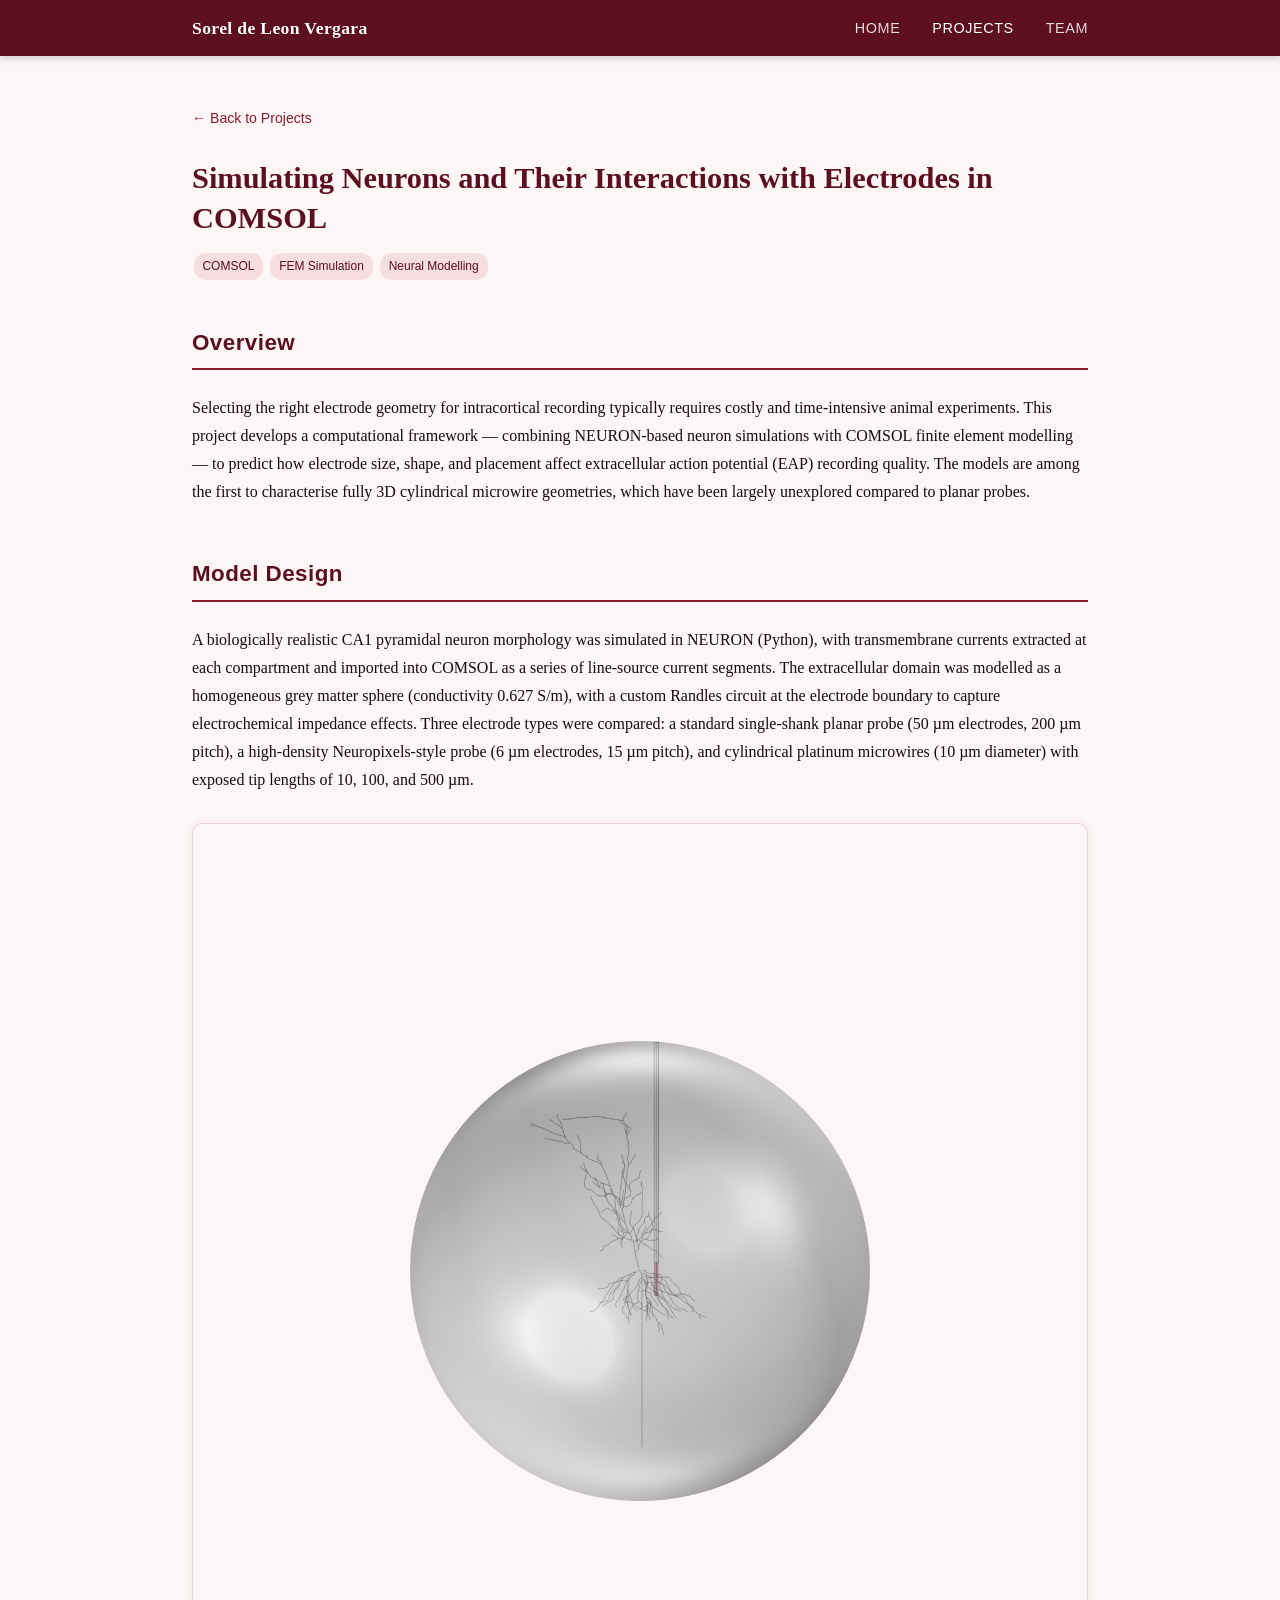
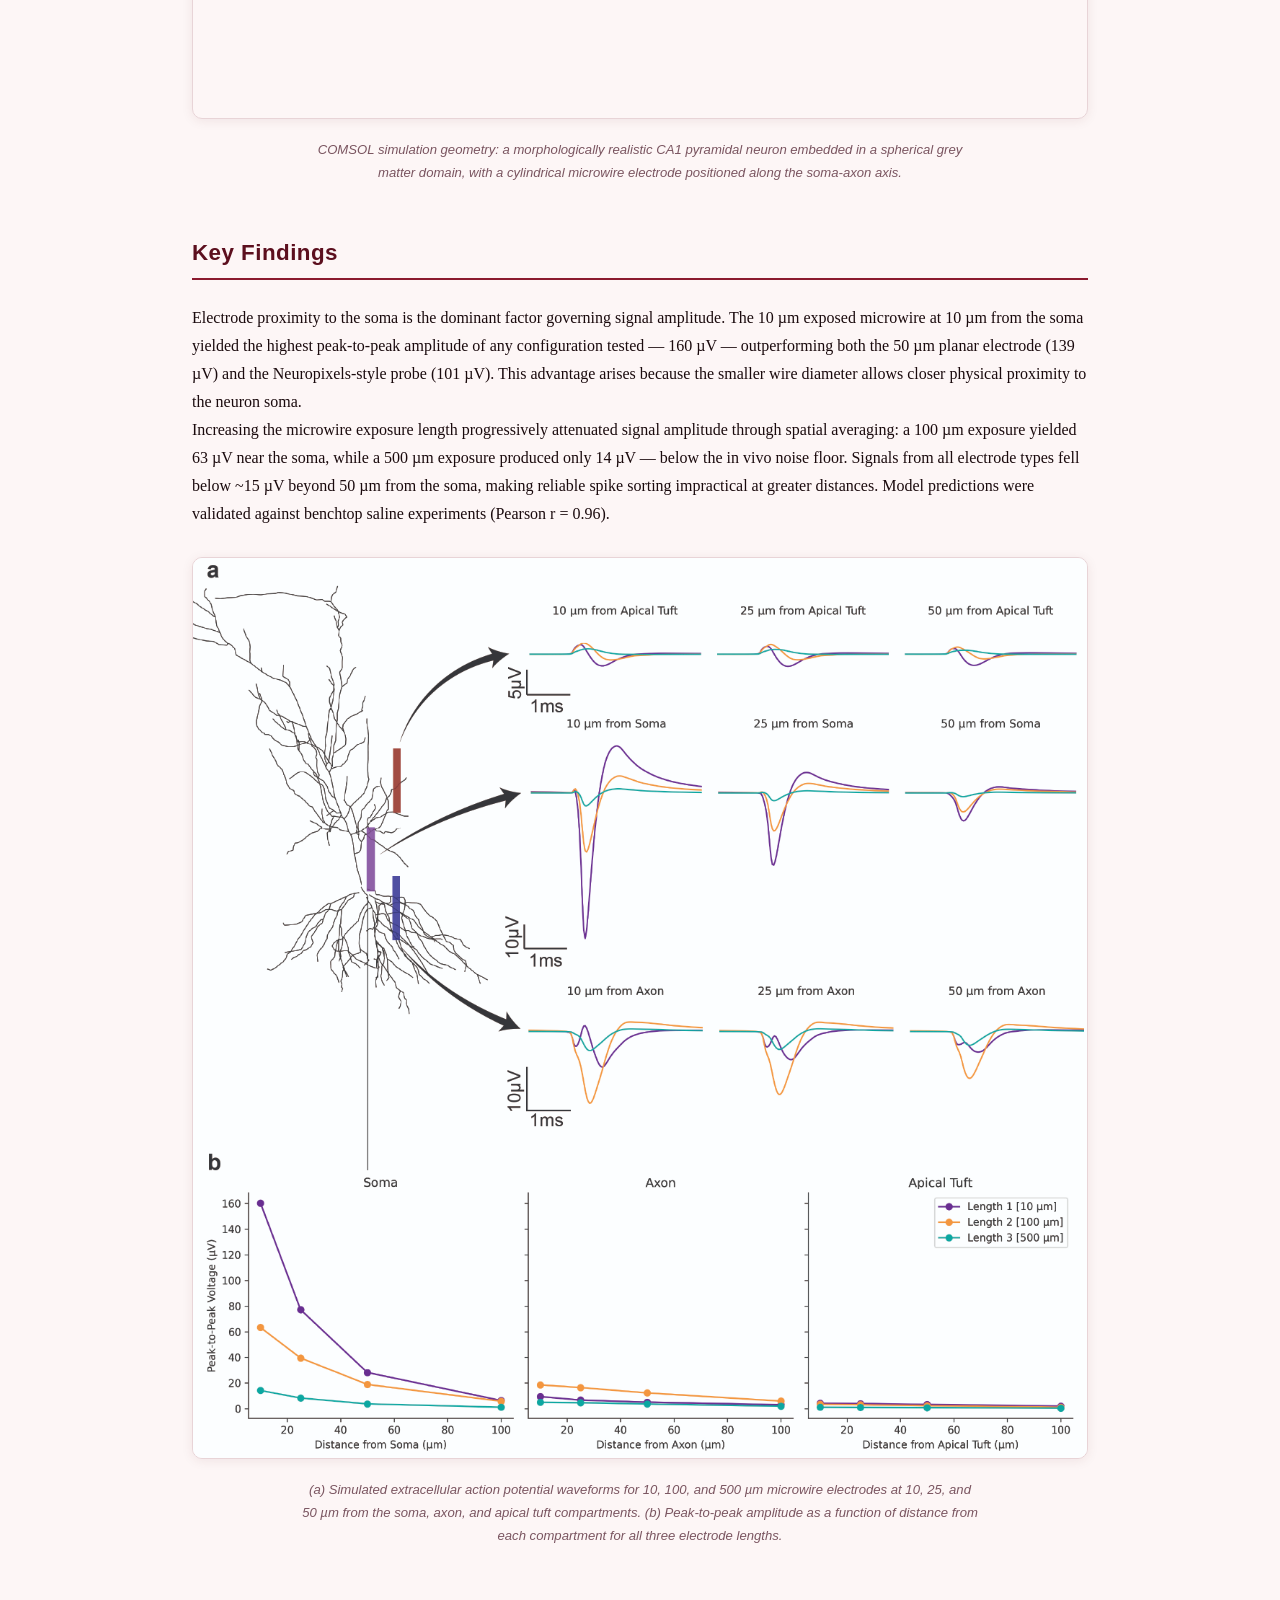
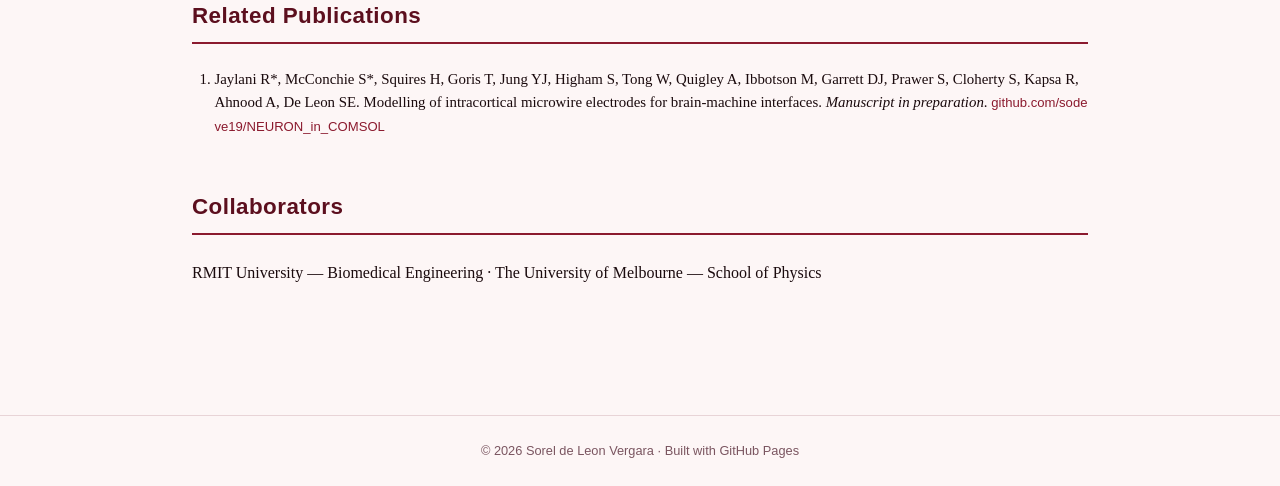
<file: projects/comsol-neurons/comsol-neurons.html>
<!DOCTYPE html>
<html lang="en">
<head>
  <meta charset="UTF-8" />
  <meta name="viewport" content="width=device-width, initial-scale=1.0" />
  <title>Simulating Neurons and Electrodes in COMSOL — Sorel de Leon Vergara</title>
  <meta name="description" content="Finite element modelling of neurons and intracortical electrode interactions in COMSOL by Sorel de Leon Vergara, RMIT University — predicting recording quality across electrode geometries." />
  <meta name="author" content="Sorel de Leon Vergara" />
  <meta property="og:title" content="Simulating Neurons and Electrodes in COMSOL — Sorel de Leon Vergara" />
  <meta property="og:url" content="https://soreldeleon.com/projects/comsol-neurons/comsol-neurons.html" />
  <meta name="robots" content="index, follow" />
  <link rel="canonical" href="https://soreldeleon.com/projects/comsol-neurons/comsol-neurons.html" />
  <link rel="stylesheet" href="../../css/style.css?v=3" />
</head>
<body>

<nav>
  <div class="nav-inner">
    <a href="../../index.html" class="nav-brand">Sorel de Leon Vergara</a>
    <ul>
      <li><a href="../../index.html">Home</a></li>
      <li>
        <a href="../../index.html#projects" class="active">Projects</a>
        <div class="dropdown">
          <a href="../carbon-fibers/carbon-fibres.html">Carbon Fibres for Brain-Machine Interfaces</a>
          <a href="../smart-bra/smart-bra.html">Smart-Bra: Impedance-Based Breast Cancer Monitoring</a>
          <a href="../enable-i/enable-i.html">Enable-i: EMG-Driven Prosthetics Control</a>
          <a href="comsol-neurons.html">Simulating Neurons and Electrodes in COMSOL</a>
          <a href="../neuromuscular/neuromuscular-junctions.html">Neuromuscular Junctions In Vitro</a>
        </div>
      </li>
      <li><a href="../../team.html">Team</a></li>
    </ul>
  </div>
</nav>

<main>
  <a href="../../index.html#projects" class="back-link">← Back to Projects</a>

  <div class="project-page-header">
    <h1>Simulating Neurons and Their Interactions with Electrodes in COMSOL</h1>
    <div class="project-tags">
      <span class="tag">COMSOL</span>
      <span class="tag">FEM Simulation</span>
      <span class="tag">Neural Modelling</span>
    </div>
  </div>

  <section>
    <h2>Overview</h2>
    <p>
      Selecting the right electrode geometry for intracortical recording typically requires costly
      and time-intensive animal experiments. This project develops a computational framework —
      combining NEURON-based neuron simulations with COMSOL finite element modelling — to predict
      how electrode size, shape, and placement affect extracellular action potential (EAP) recording
      quality. The models are among the first to characterise fully 3D cylindrical microwire
      geometries, which have been largely unexplored compared to planar probes.
    </p>
  </section>

  <section>
    <h2>Model Design</h2>
    <p>
      A biologically realistic CA1 pyramidal neuron morphology was simulated in NEURON (Python),
      with transmembrane currents extracted at each compartment and imported into COMSOL as a
      series of line-source current segments. The extracellular domain was modelled as a
      homogeneous grey matter sphere (conductivity 0.627 S/m), with a custom Randles circuit
      at the electrode boundary to capture electrochemical impedance effects. Three electrode
      types were compared: a standard single-shank planar probe (50 µm electrodes, 200 µm pitch),
      a high-density Neuropixels-style probe (6 µm electrodes, 15 µm pitch), and cylindrical
      platinum microwires (10 µm diameter) with exposed tip lengths of 10, 100, and 500 µm.
    </p>
    <figure class="project-figure">
      <img src="Axon.png" alt="3D COMSOL model — CA1 pyramidal neuron inside a spherical grey matter domain with a microwire electrode." />
      <figcaption>COMSOL simulation geometry: a morphologically realistic CA1 pyramidal neuron embedded in a spherical grey matter domain, with a cylindrical microwire electrode positioned along the soma-axon axis.</figcaption>
    </figure>
  </section>

  <section>
    <h2>Key Findings</h2>
    <p>
      Electrode proximity to the soma is the dominant factor governing signal amplitude. The
      10 µm exposed microwire at 10 µm from the soma yielded the highest peak-to-peak amplitude
      of any configuration tested — 160 µV — outperforming both the 50 µm planar electrode
      (139 µV) and the Neuropixels-style probe (101 µV). This advantage arises because the
      smaller wire diameter allows closer physical proximity to the neuron soma.
    </p>
    <p>
      Increasing the microwire exposure length progressively attenuated signal amplitude through
      spatial averaging: a 100 µm exposure yielded 63 µV near the soma, while a 500 µm exposure
      produced only 14 µV — below the in vivo noise floor. Signals from all electrode types fell
      below ~15 µV beyond 50 µm from the soma, making reliable spike sorting impractical at greater
      distances. Model predictions were validated against benchtop saline experiments (Pearson r = 0.96).
    </p>
    <figure class="project-figure">
      <img src="F5_MicroWireSignals.jpg" alt="Simulated EAP waveforms and peak-to-peak amplitude vs distance for 10, 100, and 500 µm microwire electrodes near the soma, axon, and apical tuft." />
      <figcaption>(a) Simulated extracellular action potential waveforms for 10, 100, and 500 µm microwire electrodes at 10, 25, and 50 µm from the soma, axon, and apical tuft compartments. (b) Peak-to-peak amplitude as a function of distance from each compartment for all three electrode lengths.</figcaption>
    </figure>
  </section>

  <section>
    <h2>Related Publications</h2>
    <ol class="pub-list">
      <li>
        Jaylani R*, McConchie S*, Squires H, Goris T, Jung YJ, Higham S, Tong W, Quigley A, Ibbotson M, Garrett DJ, Prawer S, Cloherty S, Kapsa R, Ahnood A, De Leon SE.
        Modelling of intracortical microwire electrodes for brain-machine interfaces.
        <em>Manuscript in preparation</em>.
        <a href="https://github.com/sodeve19/NEURON_in_COMSOL" target="_blank">github.com/sodeve19/NEURON_in_COMSOL</a>
      </li>
    </ol>
  </section>

  <section>
    <h2>Collaborators</h2>
    <p>RMIT University — Biomedical Engineering · The University of Melbourne — School of Physics</p>
  </section>

</main>

<footer>
  <p>&copy; 2026 Sorel de Leon Vergara · Built with GitHub Pages</p>
</footer>

</body>
</html>
</file>
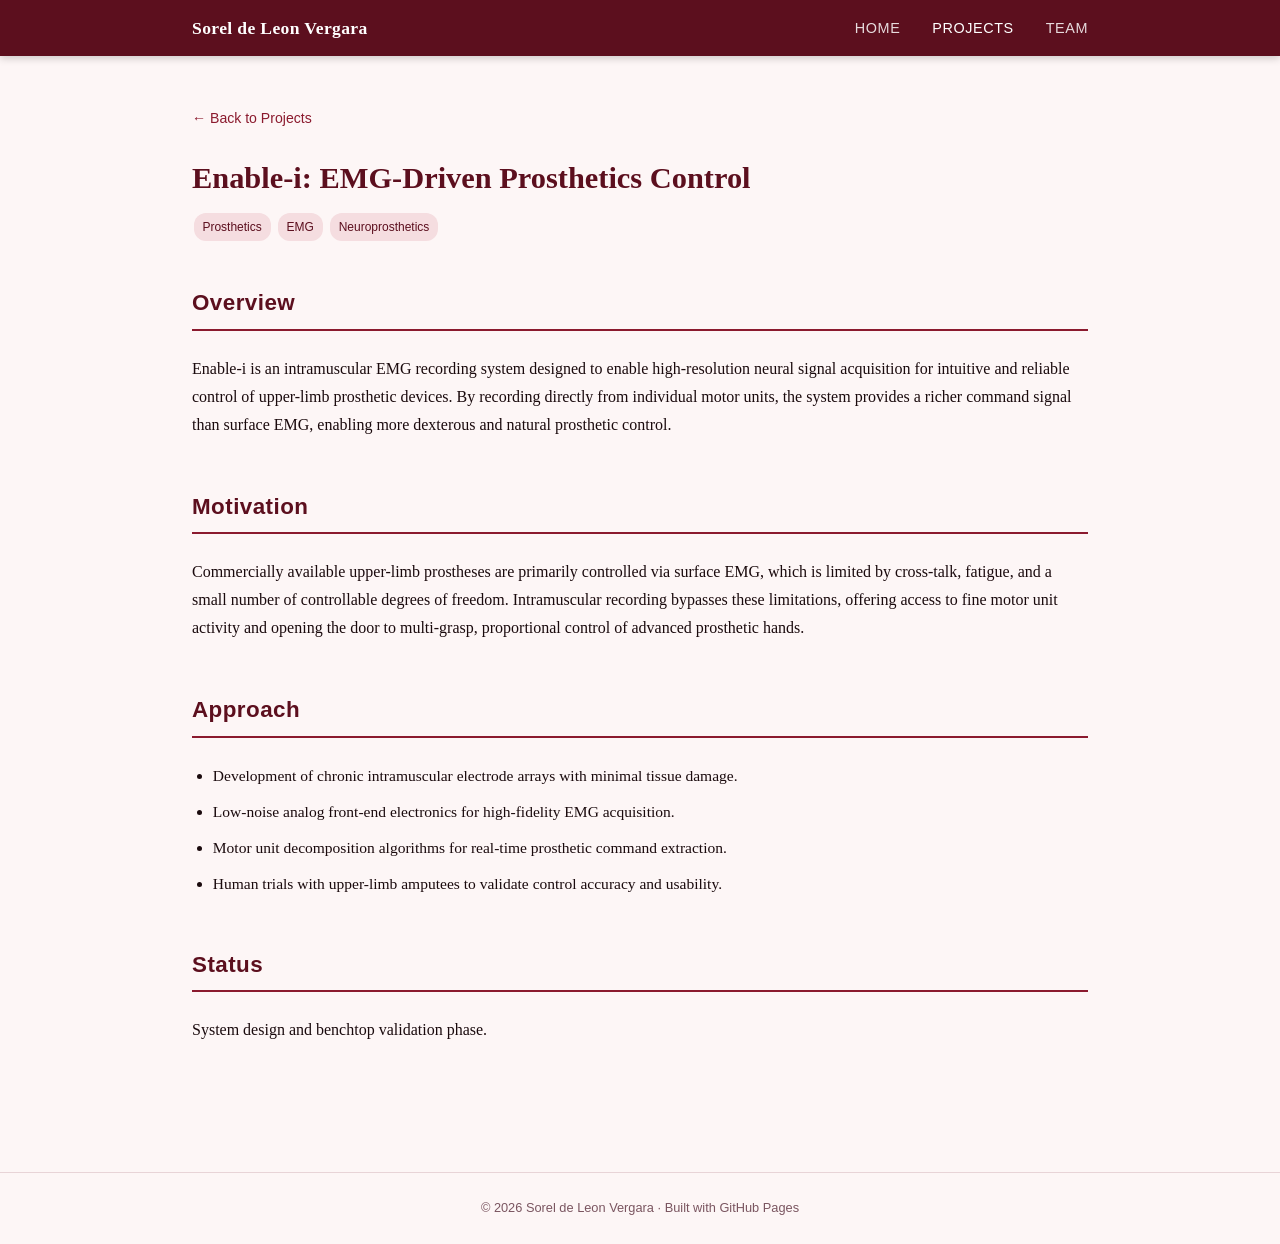
<file: projects/enable-i/enable-i.html>
<!DOCTYPE html>
<html lang="en">
<head>
  <meta charset="UTF-8" />
  <meta name="viewport" content="width=device-width, initial-scale=1.0" />
  <title>Enable-i: EMG-Driven Prosthetics Control — Sorel de Leon Vergara</title>
  <meta name="description" content="Enable-i: intramuscular EMG recording system for intuitive upper-limb prosthetics control, developed by Sorel de Leon Vergara at RMIT University." />
  <meta name="author" content="Sorel de Leon Vergara" />
  <meta property="og:title" content="Enable-i: EMG-Driven Prosthetics Control — Sorel de Leon Vergara" />
  <meta property="og:url" content="https://soreldeleon.com/projects/enable-i/enable-i.html" />
  <meta name="robots" content="index, follow" />
  <link rel="canonical" href="https://soreldeleon.com/projects/enable-i/enable-i.html" />
  <link rel="stylesheet" href="../../css/style.css?v=3" />
</head>
<body>

<nav>
  <div class="nav-inner">
    <a href="../../index.html" class="nav-brand">Sorel de Leon Vergara</a>
    <ul>
      <li><a href="../../index.html">Home</a></li>
      <li>
        <a href="../../index.html#projects" class="active">Projects</a>
        <div class="dropdown">
          <a href="../carbon-fibers/carbon-fibres.html">Carbon Fibres for Brain-Machine Interfaces</a>
          <a href="../smart-bra/smart-bra.html">Smart-Bra: Impedance-Based Breast Cancer Monitoring</a>
          <a href="enable-i.html">Enable-i: EMG-Driven Prosthetics Control</a>
          <a href="../comsol-neurons/comsol-neurons.html">Simulating Neurons and Electrodes in COMSOL</a>
          <a href="../neuromuscular/neuromuscular-junctions.html">Neuromuscular Junctions In Vitro</a>
        </div>
      </li>
      <li><a href="../../team.html">Team</a></li>
    </ul>
  </div>
</nav>

<main>
  <a href="../../index.html#projects" class="back-link">← Back to Projects</a>

  <div class="project-page-header">
    <h1>Enable-i: EMG-Driven Prosthetics Control</h1>
    <div class="project-tags">
      <span class="tag">Prosthetics</span>
      <span class="tag">EMG</span>
      <span class="tag">Neuroprosthetics</span>
    </div>
  </div>

  <section>
    <h2>Overview</h2>
    <p>
      Enable-i is an intramuscular EMG recording system designed to enable high-resolution
      neural signal acquisition for intuitive and reliable control of upper-limb prosthetic
      devices. By recording directly from individual motor units, the system provides a richer
      command signal than surface EMG, enabling more dexterous and natural prosthetic control.
    </p>
  </section>

  <section>
    <h2>Motivation</h2>
    <p>
      Commercially available upper-limb prostheses are primarily controlled via surface EMG,
      which is limited by cross-talk, fatigue, and a small number of controllable degrees of
      freedom. Intramuscular recording bypasses these limitations, offering access to fine
      motor unit activity and opening the door to multi-grasp, proportional control of
      advanced prosthetic hands.
    </p>
  </section>

  <section>
    <h2>Approach</h2>
    <ul class="project-list">
      <li>Development of chronic intramuscular electrode arrays with minimal tissue damage.</li>
      <li>Low-noise analog front-end electronics for high-fidelity EMG acquisition.</li>
      <li>Motor unit decomposition algorithms for real-time prosthetic command extraction.</li>
      <li>Human trials with upper-limb amputees to validate control accuracy and usability.</li>
    </ul>
  </section>

  <section>
    <h2>Status</h2>
    <p>System design and benchtop validation phase.</p>
  </section>
</main>

<footer>
  <p>&copy; 2026 Sorel de Leon Vergara · Built with GitHub Pages</p>
</footer>

</body>
</html>
</file>
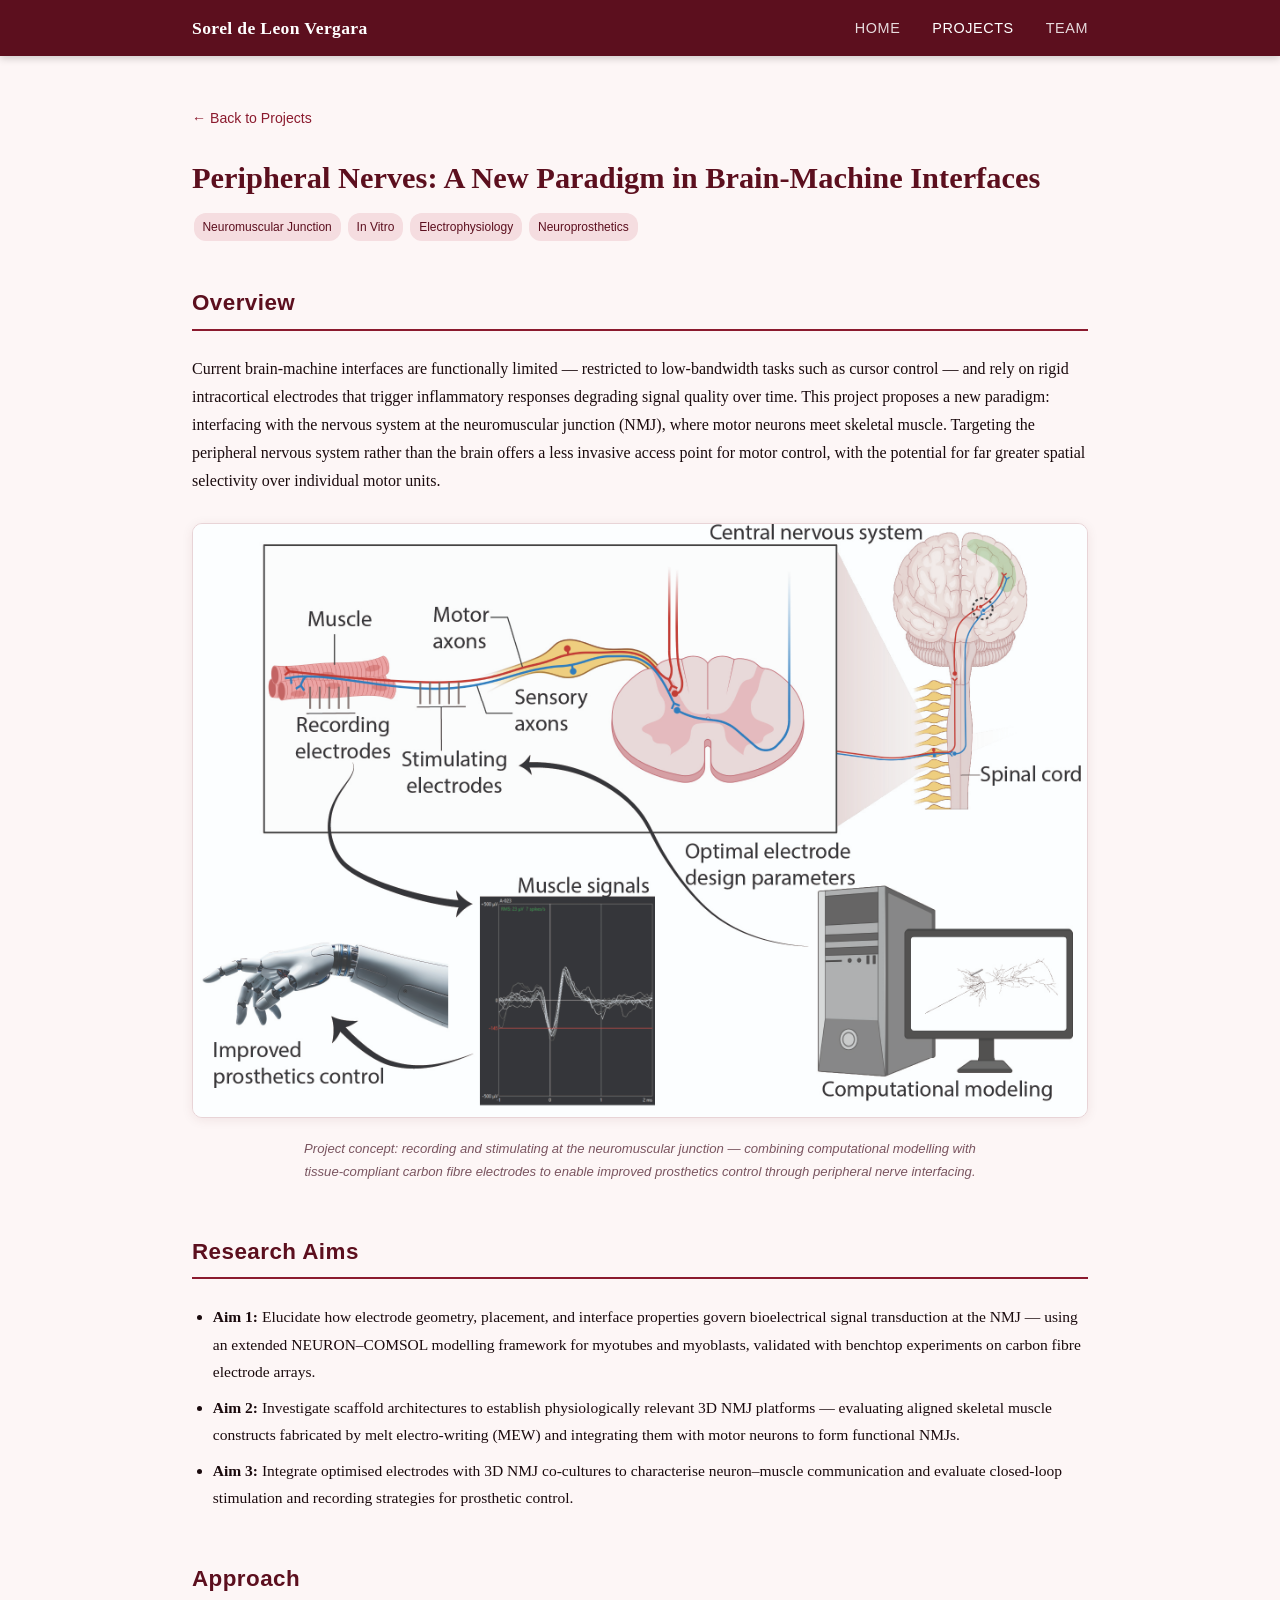
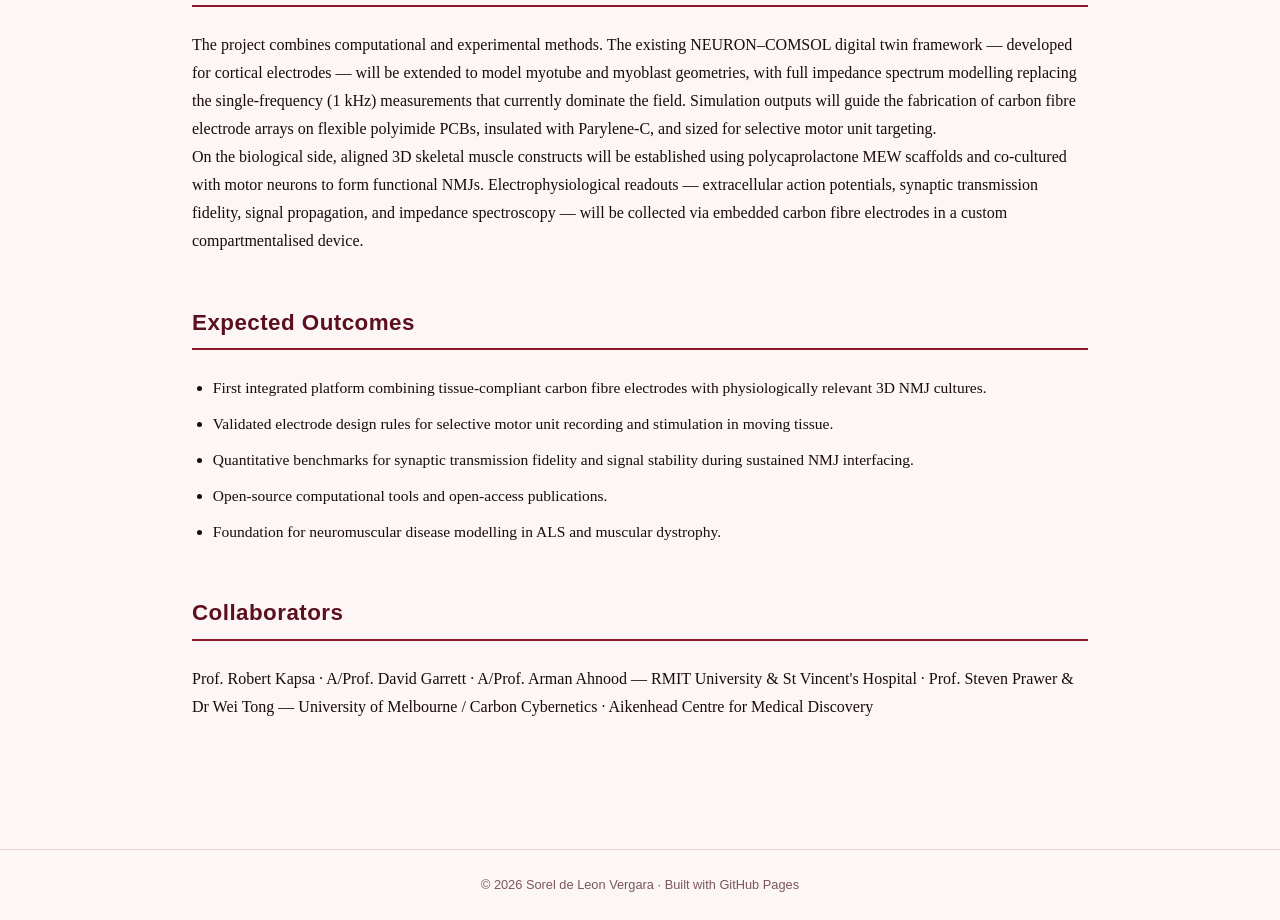
<file: projects/neuromuscular/neuromuscular-junctions.html>
<!DOCTYPE html>
<html lang="en">
<head>
  <meta charset="UTF-8" />
  <meta name="viewport" content="width=device-width, initial-scale=1.0" />
  <title>Neuromuscular Junctions In Vitro — Sorel de Leon Vergara</title>
  <meta name="description" content="ARC DECRA project by Sorel de Leon Vergara: peripheral nerve interfacing at the neuromuscular junction using 3D in vitro models and carbon fibre electrodes for improved prosthetics control." />
  <meta name="author" content="Sorel de Leon Vergara" />
  <meta property="og:title" content="Peripheral Nerves: A New Paradigm in Brain-Machine Interfaces — Sorel de Leon Vergara" />
  <meta property="og:url" content="https://soreldeleon.com/projects/neuromuscular/neuromuscular-junctions.html" />
  <meta name="robots" content="index, follow" />
  <link rel="canonical" href="https://soreldeleon.com/projects/neuromuscular/neuromuscular-junctions.html" />
  <link rel="stylesheet" href="../../css/style.css?v=3" />
</head>
<body>

<nav>
  <div class="nav-inner">
    <a href="../../index.html" class="nav-brand">Sorel de Leon Vergara</a>
    <ul>
      <li><a href="../../index.html">Home</a></li>
      <li>
        <a href="../../index.html#projects" class="active">Projects</a>
        <div class="dropdown">
          <a href="../carbon-fibers/carbon-fibres.html">Carbon Fibres for Brain-Machine Interfaces</a>
          <a href="../smart-bra/smart-bra.html">Smart-Bra: Impedance-Based Breast Cancer Monitoring</a>
          <a href="../enable-i/enable-i.html">Enable-i: EMG-Driven Prosthetics Control</a>
          <a href="../comsol-neurons/comsol-neurons.html">Simulating Neurons and Electrodes in COMSOL</a>
          <a href="neuromuscular-junctions.html">Neuromuscular Junctions In Vitro</a>
        </div>
      </li>
      <li><a href="../../team.html">Team</a></li>
    </ul>
  </div>
</nav>

<main>
  <a href="../../index.html#projects" class="back-link">← Back to Projects</a>

  <div class="project-page-header">
    <h1>Peripheral Nerves: A New Paradigm in Brain-Machine Interfaces</h1>
    <div class="project-tags">
      <span class="tag">Neuromuscular Junction</span>
      <span class="tag">In Vitro</span>
      <span class="tag">Electrophysiology</span>
      <span class="tag">Neuroprosthetics</span>
    </div>
  </div>

  <section>
    <h2>Overview</h2>
    <p>
      Current brain-machine interfaces are functionally limited — restricted to low-bandwidth
      tasks such as cursor control — and rely on rigid intracortical electrodes that trigger
      inflammatory responses degrading signal quality over time. This project proposes a new
      paradigm: interfacing with the nervous system at the neuromuscular junction (NMJ), where
      motor neurons meet skeletal muscle. Targeting the peripheral nervous system rather than
      the brain offers a less invasive access point for motor control, with the potential for
      far greater spatial selectivity over individual motor units.
    </p>
    <figure class="project-figure">
      <img src="GraphicalAbstract.jpg" alt="Graphical abstract showing the full system concept: central nervous system, peripheral nerve, NMJ, muscle recording electrodes, muscle signals, computational modelling, and improved prosthetics control." />
      <figcaption>Project concept: recording and stimulating at the neuromuscular junction — combining computational modelling with tissue-compliant carbon fibre electrodes to enable improved prosthetics control through peripheral nerve interfacing.</figcaption>
    </figure>
  </section>

  <section>
    <h2>Research Aims</h2>
    <ul class="project-list">
      <li><strong>Aim 1:</strong> Elucidate how electrode geometry, placement, and interface properties govern bioelectrical signal transduction at the NMJ — using an extended NEURON–COMSOL modelling framework for myotubes and myoblasts, validated with benchtop experiments on carbon fibre electrode arrays.</li>
      <li><strong>Aim 2:</strong> Investigate scaffold architectures to establish physiologically relevant 3D NMJ platforms — evaluating aligned skeletal muscle constructs fabricated by melt electro-writing (MEW) and integrating them with motor neurons to form functional NMJs.</li>
      <li><strong>Aim 3:</strong> Integrate optimised electrodes with 3D NMJ co-cultures to characterise neuron–muscle communication and evaluate closed-loop stimulation and recording strategies for prosthetic control.</li>
    </ul>
  </section>

  <section>
    <h2>Approach</h2>
    <p>
      The project combines computational and experimental methods. The existing NEURON–COMSOL
      digital twin framework — developed for cortical electrodes — will be extended to model
      myotube and myoblast geometries, with full impedance spectrum modelling replacing the
      single-frequency (1 kHz) measurements that currently dominate the field. Simulation
      outputs will guide the fabrication of carbon fibre electrode arrays on flexible polyimide
      PCBs, insulated with Parylene-C, and sized for selective motor unit targeting.
    </p>
    <p>
      On the biological side, aligned 3D skeletal muscle constructs will be established using
      polycaprolactone MEW scaffolds and co-cultured with motor neurons to form functional NMJs.
      Electrophysiological readouts — extracellular action potentials, synaptic transmission
      fidelity, signal propagation, and impedance spectroscopy — will be collected via embedded
      carbon fibre electrodes in a custom compartmentalised device.
    </p>
  </section>

  <section>
    <h2>Expected Outcomes</h2>
    <ul class="project-list">
      <li>First integrated platform combining tissue-compliant carbon fibre electrodes with physiologically relevant 3D NMJ cultures.</li>
      <li>Validated electrode design rules for selective motor unit recording and stimulation in moving tissue.</li>
      <li>Quantitative benchmarks for synaptic transmission fidelity and signal stability during sustained NMJ interfacing.</li>
      <li>Open-source computational tools and open-access publications.</li>
      <li>Foundation for neuromuscular disease modelling in ALS and muscular dystrophy.</li>
    </ul>
  </section>

  <!-- <section>
    <h2>Related Publications</h2>
    <ol class="pub-list">
      <li>
        Hazelgrove B, Matter L, Raos B, Harland B, Cheng L, Asplund M, Svirskis D.
        Electrochemical impedance spectroscopy in vivo for neurotechnology and bioelectronics.
        <em>Nature Reviews Electrical Engineering</em>. 2025;2:110–124.
        <a href="https://doi.org/10.1038/s44287-024-00126-6" target="_blank">https://doi.org/10.1038/s44287-024-00126-6</a>
      </li>
    </ol>
  </section> -->

  <section>
    <h2>Collaborators</h2>
    <p>Prof. Robert Kapsa · A/Prof. David Garrett · A/Prof. Arman Ahnood — RMIT University &amp; St Vincent's Hospital · Prof. Steven Prawer &amp; Dr Wei Tong — University of Melbourne / Carbon Cybernetics · Aikenhead Centre for Medical Discovery</p>
  </section>

</main>

<footer>
  <p>&copy; 2026 Sorel de Leon Vergara · Built with GitHub Pages</p>
</footer>

</body>
</html>
</file>
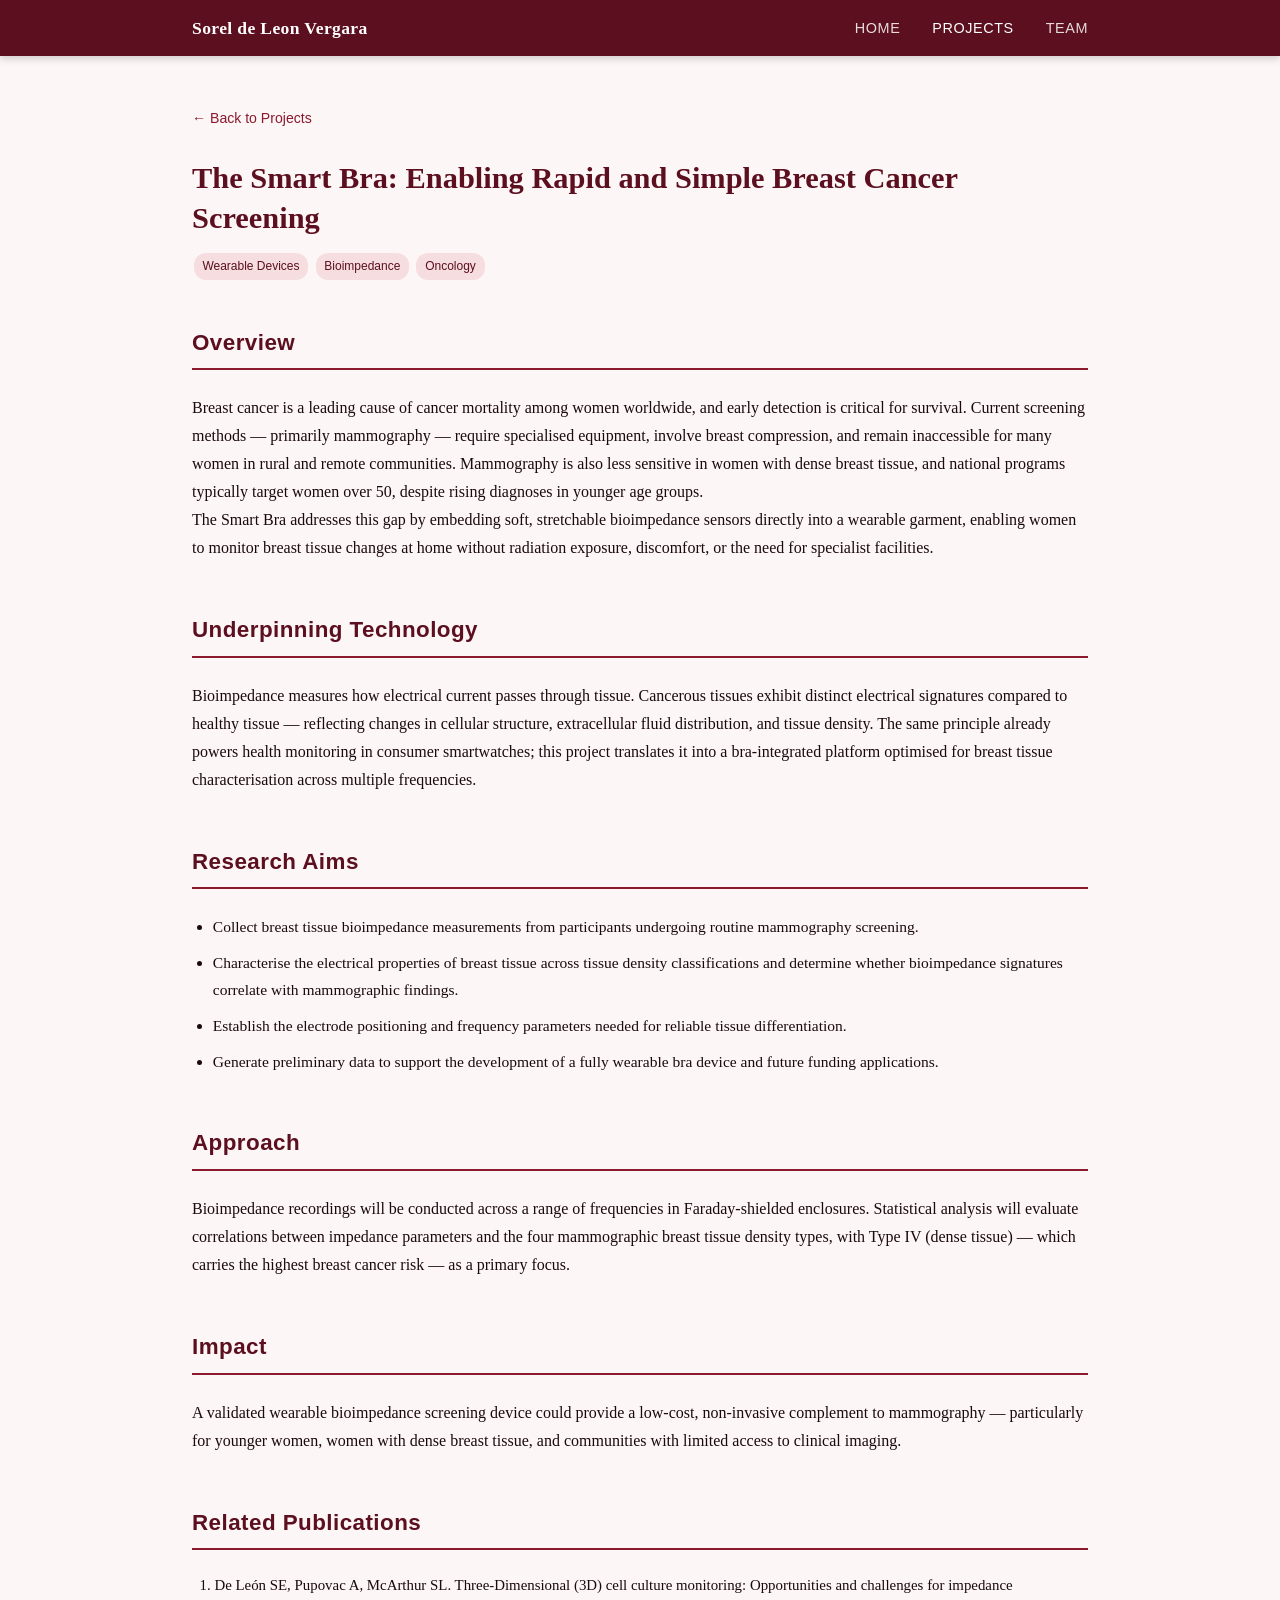
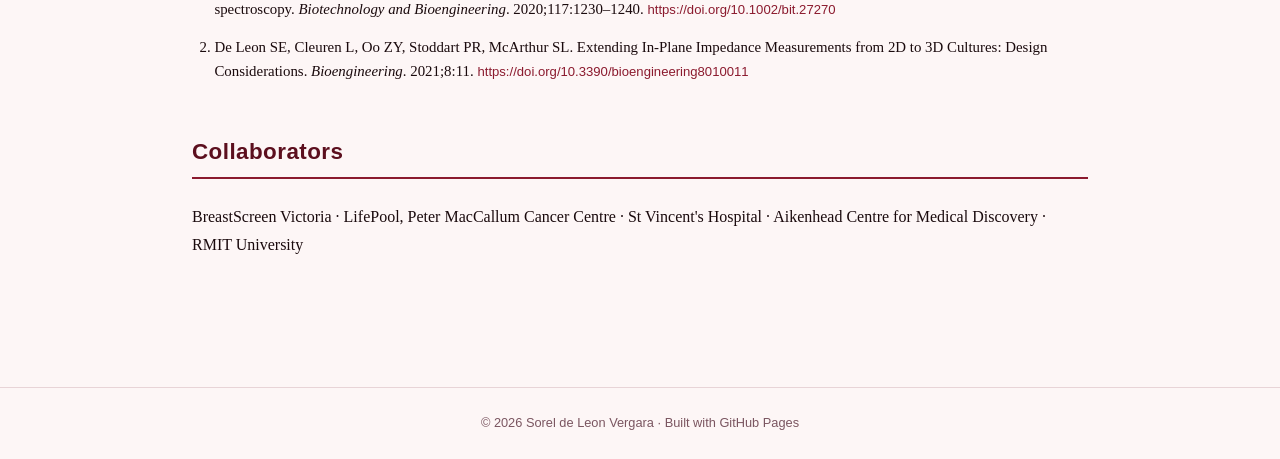
<file: projects/smart-bra/smart-bra.html>
<!DOCTYPE html>
<html lang="en">
<head>
  <meta charset="UTF-8" />
  <meta name="viewport" content="width=device-width, initial-scale=1.0" />
  <title>Smart-Bra: Impedance-Based Breast Cancer Monitoring — Sorel de Leon Vergara</title>
  <meta name="description" content="The Smart Bra project by Sorel de Leon Vergara: a wearable bioimpedance device for non-invasive breast cancer screening, developed at RMIT University." />
  <meta name="author" content="Sorel de Leon Vergara" />
  <meta property="og:title" content="Smart-Bra: Impedance-Based Breast Cancer Monitoring — Sorel de Leon Vergara" />
  <meta property="og:url" content="https://soreldeleon.com/projects/smart-bra/smart-bra.html" />
  <meta name="robots" content="index, follow" />
  <link rel="canonical" href="https://soreldeleon.com/projects/smart-bra/smart-bra.html" />
  <link rel="stylesheet" href="../../css/style.css?v=3" />
</head>
<body>

<nav>
  <div class="nav-inner">
    <a href="../../index.html" class="nav-brand">Sorel de Leon Vergara</a>
    <ul>
      <li><a href="../../index.html">Home</a></li>
      <li>
        <a href="../../index.html#projects" class="active">Projects</a>
        <div class="dropdown">
          <a href="../carbon-fibers/carbon-fibres.html">Carbon Fibres for Brain-Machine Interfaces</a>
          <a href="smart-bra.html">Smart-Bra: Impedance-Based Breast Cancer Monitoring</a>
          <a href="../enable-i/enable-i.html">Enable-i: EMG-Driven Prosthetics Control</a>
          <a href="../comsol-neurons/comsol-neurons.html">Simulating Neurons and Electrodes in COMSOL</a>
          <a href="../neuromuscular/neuromuscular-junctions.html">Neuromuscular Junctions In Vitro</a>
        </div>
      </li>
      <li><a href="../../team.html">Team</a></li>
    </ul>
  </div>
</nav>

<main>
  <a href="../../index.html#projects" class="back-link">← Back to Projects</a>

  <div class="project-page-header">
    <h1>The Smart Bra: Enabling Rapid and Simple Breast Cancer Screening</h1>
    <div class="project-tags">
      <span class="tag">Wearable Devices</span>
      <span class="tag">Bioimpedance</span>
      <span class="tag">Oncology</span>
    </div>
  </div>

  <section>
    <h2>Overview</h2>
    <p>
      Breast cancer is a leading cause of cancer mortality among women worldwide, and early
      detection is critical for survival. Current screening methods — primarily mammography —
      require specialised equipment, involve breast compression, and remain inaccessible for
      many women in rural and remote communities. Mammography is also less sensitive in women
      with dense breast tissue, and national programs typically target women over 50, despite
      rising diagnoses in younger age groups.
    </p>
    <p>
      The Smart Bra addresses this gap by embedding soft, stretchable bioimpedance sensors
      directly into a wearable garment, enabling women to monitor breast tissue changes at
      home without radiation exposure, discomfort, or the need for specialist facilities.
    </p>
  </section>

  <section>
    <h2>Underpinning Technology</h2>
    <p>
      Bioimpedance measures how electrical current passes through tissue. Cancerous tissues
      exhibit distinct electrical signatures compared to healthy tissue — reflecting changes
      in cellular structure, extracellular fluid distribution, and tissue density. The same
      principle already powers health monitoring in consumer smartwatches; this project
      translates it into a bra-integrated platform optimised for breast tissue characterisation
      across multiple frequencies.
    </p>
  </section>

  <section>
    <h2>Research Aims</h2>
    <ul class="project-list">
      <li>Collect breast tissue bioimpedance measurements from participants undergoing routine mammography screening.</li>
      <li>Characterise the electrical properties of breast tissue across tissue density classifications and determine whether bioimpedance signatures correlate with mammographic findings.</li>
      <li>Establish the electrode positioning and frequency parameters needed for reliable tissue differentiation.</li>
      <li>Generate preliminary data to support the development of a fully wearable bra device and future funding applications.</li>
    </ul>
  </section>

  <section>
    <h2>Approach</h2>
    <p>
      Bioimpedance recordings will be conducted across a range of frequencies in Faraday-shielded
      enclosures. Statistical analysis will evaluate correlations between impedance parameters and the four
      mammographic breast tissue density types, with Type IV (dense tissue) — which carries
      the highest breast cancer risk — as a primary focus.
    </p>
  </section>

  <section>
    <h2>Impact</h2>
    <p>
      A validated wearable bioimpedance screening device could provide a low-cost, non-invasive
      complement to mammography — particularly for younger women, women with dense breast tissue,
      and communities with limited access to clinical imaging.
    </p>
  </section>

  <section>
    <h2>Related Publications</h2>
    <ol class="pub-list">
      <li>
        De León SE, Pupovac A, McArthur SL.
        Three-Dimensional (3D) cell culture monitoring: Opportunities and challenges for impedance spectroscopy.
        <em>Biotechnology and Bioengineering</em>. 2020;117:1230–1240.
        <a href="https://doi.org/10.1002/bit.27270" target="_blank">https://doi.org/10.1002/bit.27270</a>
      </li>
      <li>
        De Leon SE, Cleuren L, Oo ZY, Stoddart PR, McArthur SL.
        Extending In-Plane Impedance Measurements from 2D to 3D Cultures: Design Considerations.
        <em>Bioengineering</em>. 2021;8:11.
        <a href="https://doi.org/10.3390/bioengineering8010011" target="_blank">https://doi.org/10.3390/bioengineering8010011</a>
      </li>
    </ol>
  </section>

  <section>
    <h2>Collaborators</h2>
    <p>BreastScreen Victoria · LifePool, Peter MacCallum Cancer Centre · St Vincent's Hospital · Aikenhead Centre for Medical Discovery · RMIT University</p>
  </section>

</main>

<footer>
  <p>&copy; 2026 Sorel de Leon Vergara · Built with GitHub Pages</p>
</footer>

</body>
</html>
</file>
<file: css/style.css>
/* ── Reset & Base ─────────────────────────────────────────── */
*, *::before, *::after { box-sizing: border-box; margin: 0; padding: 0; }

:root {
  --bg:       #fdf6f6;
  --surface:  #ffffff;
  --accent:   #8b1a2e;
  --accent2:  #5c0f1e;
  --text:     #1a0a0d;
  --muted:    #7a5560;
  --border:   #e8d4d7;
  --radius:   10px;
  --shadow:   0 2px 12px rgba(92,15,30,.08);
}

body {
  font-family: 'Georgia', serif;
  background: var(--bg);
  color: var(--text);
  line-height: 1.75;
}

a { color: var(--accent); text-decoration: none; }
a:hover { text-decoration: underline; }

/* ── Nav ──────────────────────────────────────────────────── */
nav {
  background: var(--accent2);
  position: sticky;
  top: 0;
  z-index: 100;
  box-shadow: 0 2px 8px rgba(0,0,0,.2);
}

nav .nav-inner {
  max-width: 960px;
  margin: 0 auto;
  padding: 0 2rem;
  display: flex;
  align-items: center;
  justify-content: space-between;
  height: 56px;
}

nav .nav-brand {
  color: #fff;
  font-size: 1.1rem;
  font-weight: bold;
  letter-spacing: .02em;
}

nav ul {
  list-style: none;
  display: flex;
  gap: 2rem;
}

nav ul a {
  color: rgba(255,255,255,.85);
  font-family: 'Helvetica Neue', sans-serif;
  font-size: .9rem;
  letter-spacing: .04em;
  text-transform: uppercase;
  transition: color .2s;
}

nav ul a:hover,
nav ul a.active { color: #fff; text-decoration: none; }

/* ── Nav dropdown ─────────────────────────────────────────── */
nav ul li { position: relative; }

nav ul li .dropdown {
  display: none;
  position: absolute;
  top: 100%;
  left: 50%;
  transform: translateX(-50%);
  background: var(--accent2);
  min-width: 280px;
  border-radius: 0 0 var(--radius) var(--radius);
  box-shadow: 0 6px 20px rgba(0,0,0,.25);
  padding: .4rem 0;
  z-index: 200;
}

nav ul li:hover .dropdown { display: block; }

nav ul li .dropdown a {
  display: block;
  padding: .55rem 1.2rem;
  font-size: .85rem;
  color: rgba(255,255,255,.85);
  text-transform: none;
  letter-spacing: 0;
  white-space: nowrap;
}

nav ul li .dropdown a:hover {
  background: rgba(255,255,255,.1);
  color: #fff;
  text-decoration: none;
}

/* ── Page wrapper ─────────────────────────────────────────── */
main {
  max-width: 960px;
  margin: 0 auto;
  padding: 3rem 2rem 5rem;
}

/* ── Hero / Profile ───────────────────────────────────────── */
.hero {
  display: flex;
  gap: 3rem;
  align-items: flex-start;
  margin-bottom: 3.5rem;
}

.hero-photo {
  flex-shrink: 0;
}

.hero-photo img {
  width: 200px;
  height: 200px;
  border-radius: 50%;
  object-fit: cover;
  border: 4px solid var(--accent);
  box-shadow: var(--shadow);
}

.hero-photo .photo-placeholder {
  width: 200px;
  height: 200px;
  border-radius: 50%;
  background: linear-gradient(135deg, var(--accent), var(--accent2));
  display: flex;
  align-items: center;
  justify-content: center;
  color: #fff;
  font-size: 4rem;
  border: 4px solid var(--accent);
  box-shadow: var(--shadow);
}

.hero-info h1 {
  font-size: 2rem;
  color: var(--accent2);
  margin-bottom: .25rem;
}

.hero-info .title {
  font-family: 'Helvetica Neue', sans-serif;
  color: var(--muted);
  font-size: 1rem;
  margin-bottom: .75rem;
  font-style: italic;
}

.hero-info .affiliation {
  font-family: 'Helvetica Neue', sans-serif;
  font-size: .95rem;
  color: var(--muted);
  margin-bottom: 1.25rem;
}

.hero-info .bio {
  font-size: 1rem;
  margin-bottom: 1.25rem;
}

.links {
  display: flex;
  flex-wrap: wrap;
  gap: .6rem;
}

.links a {
  display: inline-flex;
  align-items: center;
  gap: .3rem;
  background: var(--accent);
  color: #fff;
  padding: .35rem .9rem;
  border-radius: 20px;
  font-family: 'Helvetica Neue', sans-serif;
  font-size: .82rem;
  transition: background .2s;
}

.links a:hover { background: var(--accent2); text-decoration: none; }

/* ── Section headings ─────────────────────────────────────── */
section h2 {
  font-size: 1.4rem;
  color: var(--accent2);
  border-bottom: 2px solid var(--accent);
  padding-bottom: .4rem;
  margin-bottom: 1.5rem;
  font-family: 'Helvetica Neue', sans-serif;
  letter-spacing: .02em;
}

section { margin-bottom: 3rem; }

/* ── Project cards ────────────────────────────────────────── */
.projects-grid {
  display: grid;
  grid-template-columns: repeat(auto-fill, minmax(280px, 1fr));
  gap: 1.4rem;
}

.project-card {
  background: var(--surface);
  border: 1px solid var(--border);
  border-radius: var(--radius);
  padding: 1.4rem;
  box-shadow: var(--shadow);
  transition: transform .2s, box-shadow .2s;
}

.project-card:hover {
  transform: translateY(-3px);
  box-shadow: 0 6px 20px rgba(0,0,0,.12);
}

.project-card h3 {
  font-size: 1rem;
  color: var(--accent2);
  margin-bottom: .5rem;
}

.project-card p {
  font-size: .9rem;
  color: var(--muted);
  margin-bottom: .9rem;
}

.tag {
  display: inline-block;
  background: #f5dde0;
  color: var(--accent2);
  font-size: .75rem;
  font-family: 'Helvetica Neue', sans-serif;
  padding: .2rem .55rem;
  border-radius: 12px;
  margin: .15rem .1rem;
}

.project-link {
  display: inline-block;
  margin-top: .6rem;
  font-size: .85rem;
  font-family: 'Helvetica Neue', sans-serif;
}

/* ── Team page ────────────────────────────────────────────── */
.page-header {
  margin-bottom: 2.5rem;
}

.page-header h1 {
  font-size: 2rem;
  color: var(--accent2);
  margin-bottom: .4rem;
}

.page-header p {
  color: var(--muted);
  font-size: 1rem;
}

.team-grid {
  display: grid;
  grid-template-columns: repeat(auto-fill, minmax(200px, 1fr));
  gap: 1.6rem;
  margin-bottom: 1.5rem;
}

.member-card {
  background: var(--surface);
  border: 1px solid var(--border);
  border-radius: var(--radius);
  padding: 1.5rem 1.2rem;
  text-align: center;
  box-shadow: var(--shadow);
  transition: transform .2s, box-shadow .2s;
}

.member-card:hover {
  transform: translateY(-3px);
  box-shadow: 0 6px 20px rgba(0,0,0,.12);
}

.member-card .avatar {
  width: 90px;
  height: 90px;
  border-radius: 50%;
  object-fit: cover;
  border: 3px solid var(--accent);
  margin: 0 auto .9rem;
  display: block;
}

.member-card .avatar-placeholder {
  width: 90px;
  height: 90px;
  border-radius: 50%;
  background: linear-gradient(135deg, var(--accent), #c0392b);
  display: flex;
  align-items: center;
  justify-content: center;
  color: #fff;
  font-size: 1.8rem;
  margin: 0 auto .9rem;
  border: 3px solid var(--accent);
}

.member-card h3 {
  font-size: .95rem;
  color: var(--text);
  margin-bottom: .2rem;
}

.member-card .role {
  font-size: .8rem;
  color: var(--accent);
  font-family: 'Helvetica Neue', sans-serif;
  font-style: italic;
  margin-bottom: .5rem;
}

.member-card .member-links {
  display: flex;
  justify-content: center;
  gap: .5rem;
  margin-top: .5rem;
}

.member-card .member-links a {
  font-size: .78rem;
  font-family: 'Helvetica Neue', sans-serif;
  background: #f5dde0;
  color: var(--accent2);
  padding: .2rem .55rem;
  border-radius: 10px;
}

.member-card .member-links a:hover {
  background: var(--accent);
  color: #fff;
  text-decoration: none;
}

.collaborator-list {
  display: grid;
  grid-template-columns: repeat(auto-fill, minmax(260px, 1fr));
  gap: 1rem;
}

.collab-card {
  background: var(--surface);
  border: 1px solid var(--border);
  border-radius: var(--radius);
  padding: 1rem 1.2rem;
  display: flex;
  align-items: center;
  gap: 1rem;
  box-shadow: var(--shadow);
}

.collab-card .collab-avatar {
  width: 52px;
  height: 52px;
  border-radius: 50%;
  background: linear-gradient(135deg, #6d9eeb, var(--accent));
  display: flex;
  align-items: center;
  justify-content: center;
  color: #fff;
  font-size: 1.2rem;
  flex-shrink: 0;
}

.collab-card .collab-info h4 {
  font-size: .9rem;
  color: var(--text);
  margin-bottom: .1rem;
}

.collab-card .collab-info .inst {
  font-size: .78rem;
  color: var(--muted);
  font-family: 'Helvetica Neue', sans-serif;
}

/* ── Project cards as links ───────────────────────────────── */
a.project-card {
  display: block;
  color: inherit;
  text-decoration: none;
  cursor: pointer;
}

a.project-card:hover { text-decoration: none; }
a.project-card h3 { transition: color .2s; }
a.project-card:hover h3 { color: var(--accent); }

/* ── Individual project pages ─────────────────────────────── */
.back-link {
  display: inline-block;
  margin-bottom: 1.8rem;
  font-family: 'Helvetica Neue', sans-serif;
  font-size: .88rem;
  color: var(--accent);
}

.back-link:hover { text-decoration: underline; }

.project-page-header {
  margin-bottom: 2.5rem;
}

.project-page-header h1 {
  font-size: 1.9rem;
  color: var(--accent2);
  margin-bottom: .75rem;
  line-height: 1.3;
}

.project-tags { margin-top: .5rem; }

.project-list {
  padding-left: 1.3rem;
  font-size: .97rem;
}

.project-list li { margin-bottom: .55rem; }

/* ── Project figures ──────────────────────────────────────── */
.project-figure {
  margin: 1.8rem 0;
  text-align: center;
}

.project-figure img {
  max-width: 100%;
  border-radius: var(--radius);
  box-shadow: var(--shadow);
  border: 1px solid var(--border);
}

.project-figure figcaption {
  margin-top: .7rem;
  font-size: .82rem;
  color: var(--muted);
  font-family: 'Helvetica Neue', sans-serif;
  font-style: italic;
  max-width: 680px;
  margin-left: auto;
  margin-right: auto;
}

/* ── Publications ─────────────────────────────────────────── */
.pub-list {
  padding-left: 1.4rem;
  display: flex;
  flex-direction: column;
  gap: .9rem;
}

.pub-list li {
  font-size: .93rem;
  line-height: 1.6;
  color: var(--text);
}

.pub-list li a {
  font-family: 'Helvetica Neue', sans-serif;
  font-size: .82rem;
  word-break: break-all;
}

/* ── Lab Photos Gallery ───────────────────────────────────── */
.photo-gallery {
  display: grid;
  grid-template-columns: repeat(auto-fill, minmax(280px, 1fr));
  gap: 1.4rem;
}

.photo-item {
  border-radius: var(--radius);
  overflow: hidden;
  box-shadow: var(--shadow);
  border: 1px solid var(--border);
  background: var(--surface);
}

.photo-item img {
  width: 100%;
  height: 220px;
  object-fit: cover;
  display: block;
  transition: transform .3s ease;
}

.photo-item--auto img {
  height: 220px;
  object-fit: contain;
  background: var(--surface);
}

.photo-item:hover img { transform: scale(1.03); }

.photo-item figcaption {
  padding: .65rem 1rem;
  font-family: 'Helvetica Neue', sans-serif;
  font-size: .82rem;
  color: var(--muted);
  font-style: italic;
}

/* ── Contact / Let's Work Together ───────────────────────── */
.contact-intro {
  font-size: 1rem;
  color: var(--muted);
  margin-bottom: 2rem;
}

.contact-grid {
  display: grid;
  grid-template-columns: 1fr 1fr;
  gap: 3rem;
  align-items: start;
}

.contact-info p {
  font-size: .97rem;
  margin-bottom: 1.5rem;
  color: var(--text);
}

.contact-links {
  display: flex;
  flex-direction: column;
  gap: .75rem;
}

.contact-link {
  display: flex;
  align-items: center;
  gap: .75rem;
  font-family: 'Helvetica Neue', sans-serif;
  font-size: .88rem;
  color: var(--accent2);
  text-decoration: none;
  transition: color .2s;
}

.contact-link:hover { color: var(--accent); text-decoration: none; }

.contact-link-icon {
  width: 34px;
  height: 34px;
  border-radius: 50%;
  background: #f5dde0;
  display: flex;
  align-items: center;
  justify-content: center;
  font-size: .85rem;
  font-weight: bold;
  color: var(--accent2);
  flex-shrink: 0;
}

.contact-form {
  display: flex;
  flex-direction: column;
  gap: 1rem;
}

.form-group {
  display: flex;
  flex-direction: column;
  gap: .35rem;
}

.form-group label {
  font-family: 'Helvetica Neue', sans-serif;
  font-size: .8rem;
  font-weight: 600;
  letter-spacing: .04em;
  text-transform: uppercase;
  color: var(--muted);
}

.form-group input,
.form-group textarea {
  font-family: 'Georgia', serif;
  font-size: .95rem;
  padding: .65rem .9rem;
  border: 1px solid var(--border);
  border-radius: var(--radius);
  background: var(--surface);
  color: var(--text);
  transition: border-color .2s;
  outline: none;
}

.form-group input:focus,
.form-group textarea:focus { border-color: var(--accent); }

.form-group textarea {
  min-height: 130px;
  resize: vertical;
}

.btn-send {
  align-self: flex-start;
  background: var(--accent);
  color: #fff;
  border: none;
  padding: .65rem 1.6rem;
  border-radius: 20px;
  font-family: 'Helvetica Neue', sans-serif;
  font-size: .88rem;
  cursor: pointer;
  transition: background .2s;
}

.btn-send:hover { background: var(--accent2); }

@media (max-width: 640px) {
  .contact-grid { grid-template-columns: 1fr; gap: 2rem; }
}

/* ── Footer ───────────────────────────────────────────────── */
footer {
  text-align: center;
  padding: 1.5rem;
  font-family: 'Helvetica Neue', sans-serif;
  font-size: .8rem;
  color: var(--muted);
  border-top: 1px solid var(--border);
}

/* ── Responsive ───────────────────────────────────────────── */
@media (max-width: 640px) {
  .hero { flex-direction: column; align-items: center; text-align: center; }
  .links { justify-content: center; }
  .team-grid { grid-template-columns: repeat(2, 1fr); }
}
</file>
